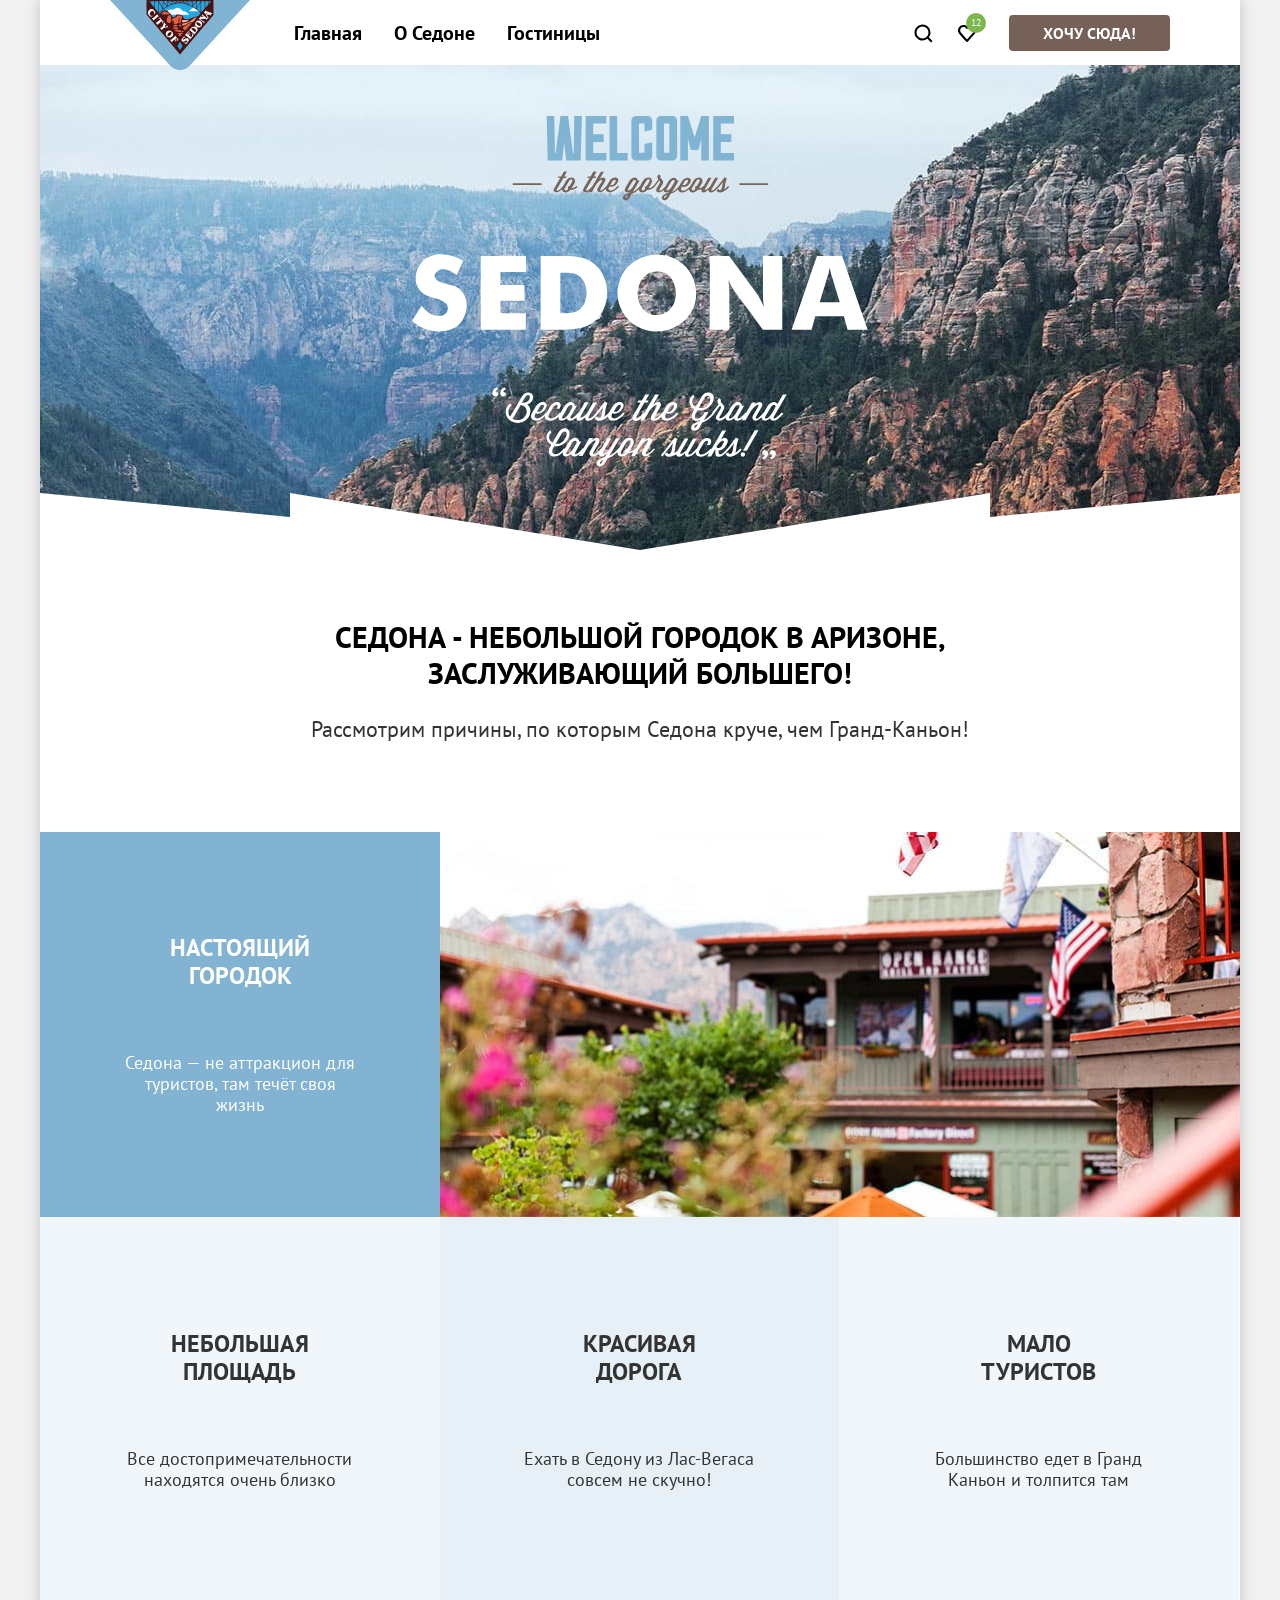
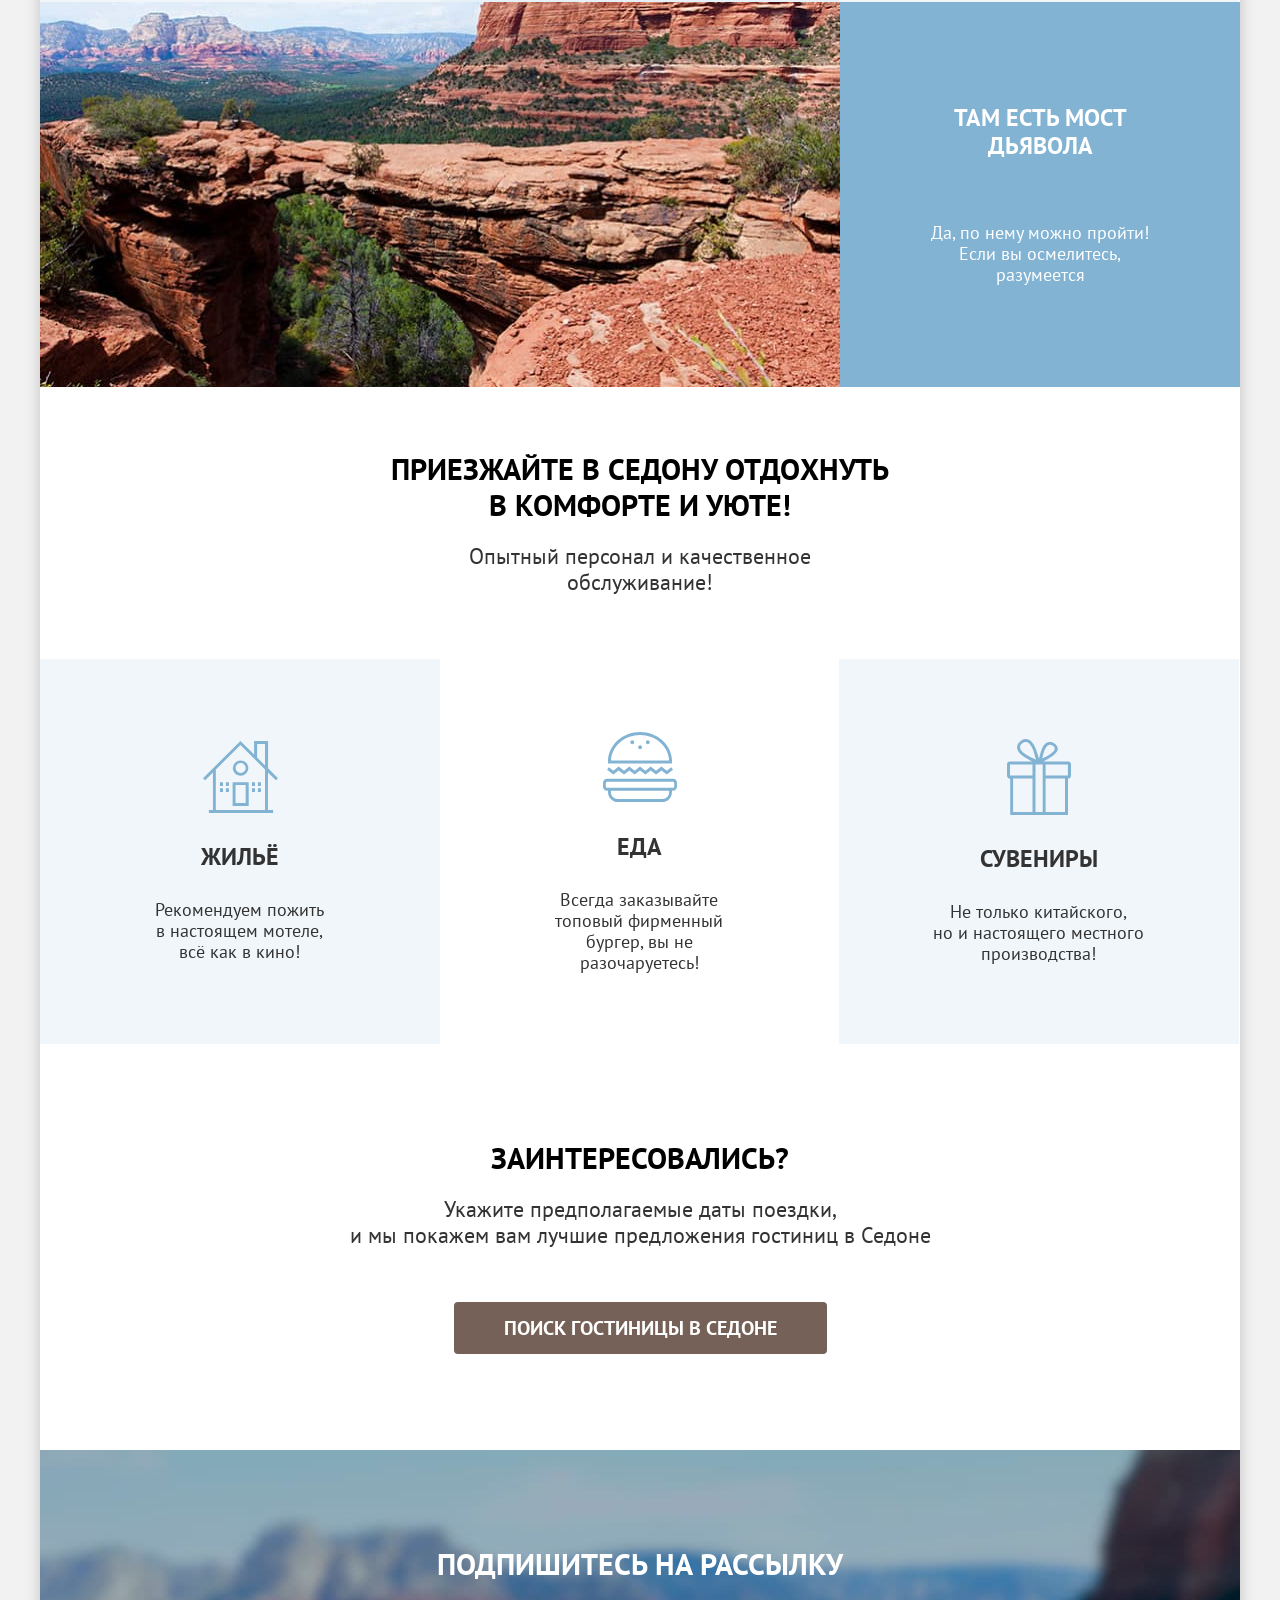
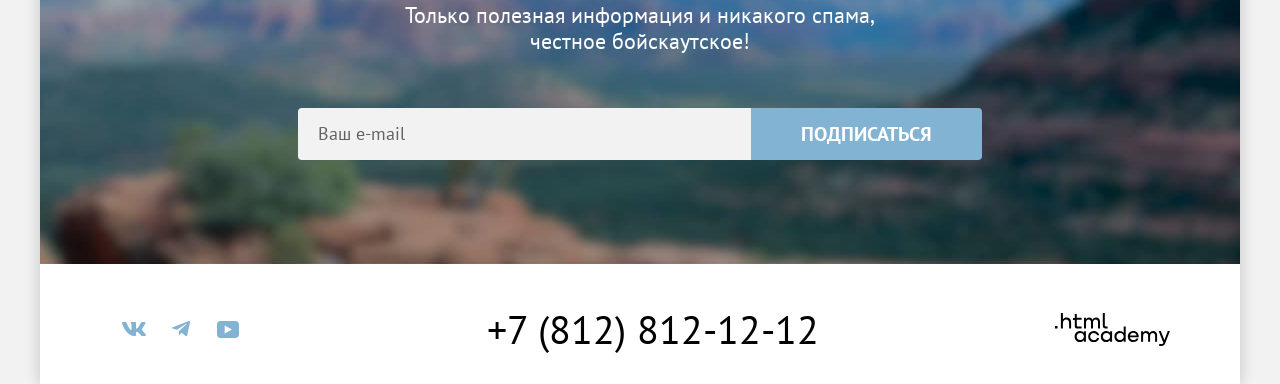
<file: index.html>
<!DOCTYPE html>
<html lang="ru">
  <head>
    <meta charset="utf-8">
    <meta name="viewport" content="width=device-width, initial-scale=1">
    <title>HTML Academy: Седона</title>

    <link href="styles/styles.css" rel="stylesheet">
    <link rel="icon" href="favicon.ico">
    <link rel="icon" type="image/png" sizes="32x32" href="images/favicon.png">
  </head>
  <body>
    <div class="container">
      <header class="header" data-test="header">
        <a class="logo">
          <img src="images/logo.svg" width="140" height="70" alt="Логотип Седоны">
        </a>
        <nav class="navigation">
          <ul class="list-reset navigation-list">
            <li class="navigation-item">
              <a class="navigation-link">Главная</a>
            </li>
            <li class="navigation-item">
              <a class="navigation-link" href="#">О Седоне</a>
            </li>
            <li class="navigation-item">
              <a class="navigation-link" href="catalog.html">Гостиницы</a>
            </li>
          </ul>
        </nav>
        <div class="user-bar">
          <a class="search-link" href="#">
            <span class="visually-hidden">Поиск</span>
          </a>
          <a class="favourites" href="#">
            <span class="favourites-count">12</span>
            <span class="visually-hidden">Избранное</span>
          </a>
          <a class="button" href="#">Хочу сюда!</a>
        </div>
      </header>
      <main data-test="main">
        <section class="hero" data-test="hero">
          <h1 class="visually-hidden">Отдых в городке Седона</h1>
          <img class="hero-img" src="images/welcome-sedona-title.svg" width="456" height="351" alt="Welcome to the gorgeous. Sedona. Because the Grand Canyon sucks!">
        </section>
        <section class="advantages" data-test="advantages">
          <h2 class="visually-hidden">Преимущества отдыха в городке Седона</h2>
          <p class="section-title">Седона - небольшой городок в Аризоне, заслуживающий большего!</p>
          <p class="section-big-text">Рассмотрим причины, по которым Седона круче, чем Гранд-Каньон!</p>
          <ul class="list-reset advantages-list">
            <li class="advantages-item advantages-item-dark">
              <div class="advantages-item-text-block">
                <h3 class="item-title">Настоящий городок</h3>
                <p class="item-text">Седона — не аттракцион для туристов, там течёт своя жизнь</p>
              </div>
              <img class="advantages-item-img" src="images/sedona-city-1.jpg" width="800" height="385" alt="Здания и природа городка Седона">
            </li>
            <li class="advantages-item">
              <h3 class="item-title">Небольшая площадь</h3>
              <p class="item-text">Все достопримечательности находятся очень близко</p>
            </li>
            <li class="advantages-item">
              <h3 class="item-title">Красивая дорога</h3>
              <p class="item-text">Ехать в Седону из Лас-Вегаса совсем не скучно!</p>
            </li>
            <li class="advantages-item">
              <h3 class="item-title">Мало туристов</h3>
              <p class="item-text">Большинство едет в Гранд Каньон и толпится там</p>
            </li>
            <li class="advantages-item advantages-item-dark advantages-item-reverse">
              <div class="advantages-item-text-block">
                <h3 class="item-title">Там есть мост дьявола</h3>
                <p class="item-text">Да, по нему можно пройти! Если вы осмелитесь, разумеется</p>
              </div>
              <img class="advantages-item-img" src="images/sedona-city-2.jpg" width="800" height="385" alt="Вид на горы и природную достопримечательность Мост дьявола">
            </li>
          </ul>
        </section>
        <section class="services" data-test="service">
          <h2 class="visually-hidden">Предлагаемые услуги</h2>
          <p class="section-title">Приезжайте в Седону отдохнуть в комфорте и уюте!</p>
          <p class="section-big-text">Опытный персонал и качественное обслуживание!</p>
          <ul class="list-reset services-list">
            <li class="services-item">
              <h3 class="item-title services-item-title servises-item-title-housing">Жильё</h3>
              <p class="item-text services-item-text">Рекомендуем пожить<br>в настоящем мотеле,<br>всё как в кино!</p>
            </li>
            <li class="services-item">
              <h3 class="item-title services-item-title servises-item-title-eat">Еда</h3>
              <p class="item-text services-item-text">Всегда заказывайте<br> топовый фирменный бургер, вы не разочаруетесь!</p>
            </li>
            <li class="services-item">
              <h3 class="item-title services-item-title services-item-title-souvenirs">Сувениры</h3>
              <p class="item-text services-item-text">Не только китайского,<br>но и настоящего местного производства!</p>
            </li>
          </ul>
        </section>
        <section class="hotel-search" data-test="search">
          <h2 class="visually-hidden">Выбор гостиницы</h2>
          <p class="section-title">Заинтересовались?</p>
          <p class="section-big-text">Укажите предполагаемые даты поездки,<br>
            и мы покажем вам лучшие предложения гостиниц в Седоне</p>
          <a class="button hotel-search-button" href="catalog.html">Поиск гостиницы в Седоне</a>
        </section>
        <section class="subscription">
          <h2 class="section-title">Подпишитесь на рассылку</h2>
          <p class="section-big-text">Только полезная информация и никакого спама, честное бойскаутское!</p>
         <form class="subscription-form" method="post" action="https://echo.htmlacademy.ru/">
            <label>
              <span class="visually-hidden">Ваш email.</span>
              <input class="subscription-input-email" type="email" name="email" placeholder="Ваш e-mail" required="required">
            </label>
            <input class="button subscription-button" type="submit" value="Подписаться">
          </form>
        </section>
      </main>
        <footer class="footer" data-test="footer">
        <ul class="list-reset social-list">
          <li class="social-item">
            <a class="social-link" href="https://vk.com/htmlacademy">
              <span class="visually-hidden">Вконтакте</span>
              <svg aria-hidden="true" focusable="false" xmlns="http://www.w3.org/2000/svg" width="24" height="14" fill="none" viewBox="0 0 24 14"><path fill="#83b3d3" fill-rule="evenodd" d="M23.45.95c.17-.55 0-.95-.8-.95h-2.62c-.67 0-.98.35-1.14.73 0 0-1.34 3.2-3.23 5.27-.61.6-.89.8-1.22.8-.17 0-.42-.2-.42-.74V.95c0-.66-.18-.95-.74-.95H9.15c-.42 0-.67.3-.67.6 0 .61.95.76 1.05 2.5v3.8c0 .84-.16.99-.5.99-.88 0-3.05-3.21-4.33-6.89-.25-.71-.5-1-1.17-1H.9C.15 0 0 .35 0 .73c0 .68.89 4.07 4.14 8.55C6.32 12.34 9.38 14 12.16 14c1.67 0 1.88-.37 1.88-1v-2.32c0-.73.16-.88.69-.88.38 0 1.05.2 2.61 1.67C19.11 13.22 19.4 14 20.41 14h2.62c.75 0 1.13-.37.91-1.1-.24-.72-1.09-1.77-2.21-3.02-.62-.7-1.53-1.47-1.81-1.86-.4-.49-.28-.7 0-1.14 0 0 3.2-4.43 3.53-5.93" clip-rule="evenodd"/></svg>
            </a>
          </li>
          <li class="social-item">
            <a class="social-link" href="https://t.me/htmlacademy">
              <span class="visually-hidden">Telegram</span>
              <svg aria-hidden="true" focusable="false" xmlns="http://www.w3.org/2000/svg" width="18" height="16" fill="none" viewBox="0 0 18 16"><path fill="#83b3d3" d="M16.79.1.84 6.25c-1.09.43-1.08 1.04-.2 1.31l4.1 1.28 9.47-5.98c.44-.27.85-.12.52.18L7.05 9.96l-.28 4.22c.41 0 .6-.19.83-.41l1.99-1.93 4.13 3.05c.77.42 1.31.2 1.5-.7l2.72-12.8c.28-1.12-.43-1.62-1.16-1.3"/></svg>
            </a>
          </li>
          <li class="social-item">
            <a class="social-link" href="https://www.youtube.com/user/htmlacademyru">
              <span class="visually-hidden">Youtube</span>
              <svg aria-hidden="true" focusable="false" xmlns="http://www.w3.org/2000/svg" width="22" height="17" fill="none" viewBox="0 0 22 17"><path fill="#83b3d3" d="M18.6 0H3.18C1.31 0 0 1.6 0 3.4v10.1C0 15.4 1.31 17 3.17 17h15.66c1.64 0 3.17-1.6 3.17-3.4V3.4C21.78 1.6 20.47 0 18.6 0M7.67 12.54V4.46L15 8.5z"/></svg>
            </a>
          </li>
        </ul>
        <a class="footer-phone" href="tel:+78128121212">+7 (812) 812-12-12</a>
        <a class="footer-academy" href="https://htmlacademy.ru/intensive/htmlcss">
           <svg aria-hidden="true" focusable="false" xmlns="http://www.w3.org/2000/svg" width="115" height="33" fill="none" viewBox="0 0 115 33"><path d="M0 12.9v2.6h2.5v-2.6zM11.6 4.5c-1.6 0-2.8.7-3.6 1.7h-.1V0h-2v15.5h2v-5.3c0-2.1 1.3-3.6 3.3-3.6 1.8 0 2.9 1.4 2.9 3.2v5.7h2V9.4c.1-3-1.8-4.9-4.5-4.9M26.6 4.8h-4.8V1.1h-2v3.8h-1.9v2h1.9v6c0 1.7 1 2.7 2.7 2.7h4.1v-2h-3.7c-.7 0-1.1-.4-1.1-1.1V6.8h4.8zM41.1 4.6c-1.6 0-2.9.8-3.5 2.1h-.1c-.6-1.2-1.8-2.1-3.4-2.1-1.4 0-2.5.8-3.1 1.8h-.1V4.8H29v10.6h2V10c0-2 1-3.5 2.6-3.5 1.5 0 2.4 1 2.4 2.6v6.3h2V9.8c0-2.4 1.4-3.3 2.6-3.3 1.5 0 2.4 1 2.4 2.6v6.3h2V8.9c.1-2.5-1.4-4.3-3.9-4.3M47.8 12.7c0 1.7 1 2.7 2.8 2.7h2v-2h-1.7c-.7 0-1.1-.4-1.1-1.1V0h-2zM28.9 19.7c-.9-1.1-2.2-1.8-3.9-1.8-3.1 0-5.4 2.3-5.4 5.6s2.3 5.6 5.4 5.6c1.8 0 3-.8 3.8-1.9h.1v1.6h2V18.2h-2zm-3.6 7.4c-2.2 0-3.6-1.6-3.6-3.6s1.4-3.6 3.6-3.6 3.6 1.6 3.6 3.6c0 1.9-1.4 3.6-3.6 3.6M44.2 22c-.5-2.4-2.6-4.1-5.4-4.1a5.4 5.4 0 0 0-5.6 5.6c0 3.1 2.2 5.6 5.6 5.6 2.8 0 4.9-1.8 5.4-4.2h-2.1a3.4 3.4 0 0 1-3.3 2.3c-2.2 0-3.6-1.6-3.6-3.6s1.4-3.6 3.6-3.6c1.6 0 2.8 1 3.3 2.2h2.1zM55.1 19.7c-.9-1.1-2.2-1.8-3.9-1.8-3.1 0-5.4 2.3-5.4 5.6s2.3 5.6 5.4 5.6c1.8 0 3-.8 3.8-1.9h.1v1.6h2V18.2h-2zm-3.6 7.4c-2.2 0-3.6-1.6-3.6-3.6s1.4-3.6 3.6-3.6 3.6 1.6 3.6 3.6c0 1.9-1.5 3.6-3.6 3.6M68.7 19.8c-.9-1.1-2.2-1.9-3.9-1.9-3.1 0-5.4 2.3-5.4 5.6s2.2 5.6 5.4 5.6c1.7 0 3-.8 3.8-1.8h.1v1.5h2V13.4h-2zm-3.6 7.3c-2.2 0-3.6-1.6-3.6-3.6s1.4-3.6 3.6-3.6 3.6 1.6 3.6 3.6c-.1 2-1.5 3.6-3.6 3.6M78.3 17.9c-3.3 0-5.5 2.5-5.5 5.6 0 3 2.1 5.6 5.5 5.6 2.5 0 4.5-1.3 5.2-3.6h-2.1c-.5 1-1.6 1.6-3 1.6-1.9 0-3.3-1.3-3.4-2.9h8.8c.2-3.6-2-6.3-5.5-6.3m0 1.9c1.7 0 3 1 3.3 2.6h-6.5c.3-1.5 1.5-2.6 3.2-2.6M98.2 17.9c-1.6 0-2.9.8-3.6 2h-.1c-.6-1.2-1.8-2-3.4-2-1.4 0-2.5.7-3.1 1.8v-1.5h-1.9v10.6h2v-5.4c0-2 1-3.4 2.6-3.5 1.5 0 2.4 1 2.4 2.6v6.3h2v-5.6c0-2.4 1.4-3.3 2.6-3.3 1.5 0 2.4 1 2.4 2.6v6.3h2v-6.5c.1-2.6-1.4-4.4-3.9-4.4M109.4 27l-3.6-8.9h-2.2l4.8 11.6c-.3.9-.7 1.2-1.7 1.2h-2.5v2h2.5c1.8 0 2.8-.8 3.5-2.6l4.7-12.2h-2.1z"/></svg>
        </a>
      </footer>
    </div>
  </body>
</html>
</file>
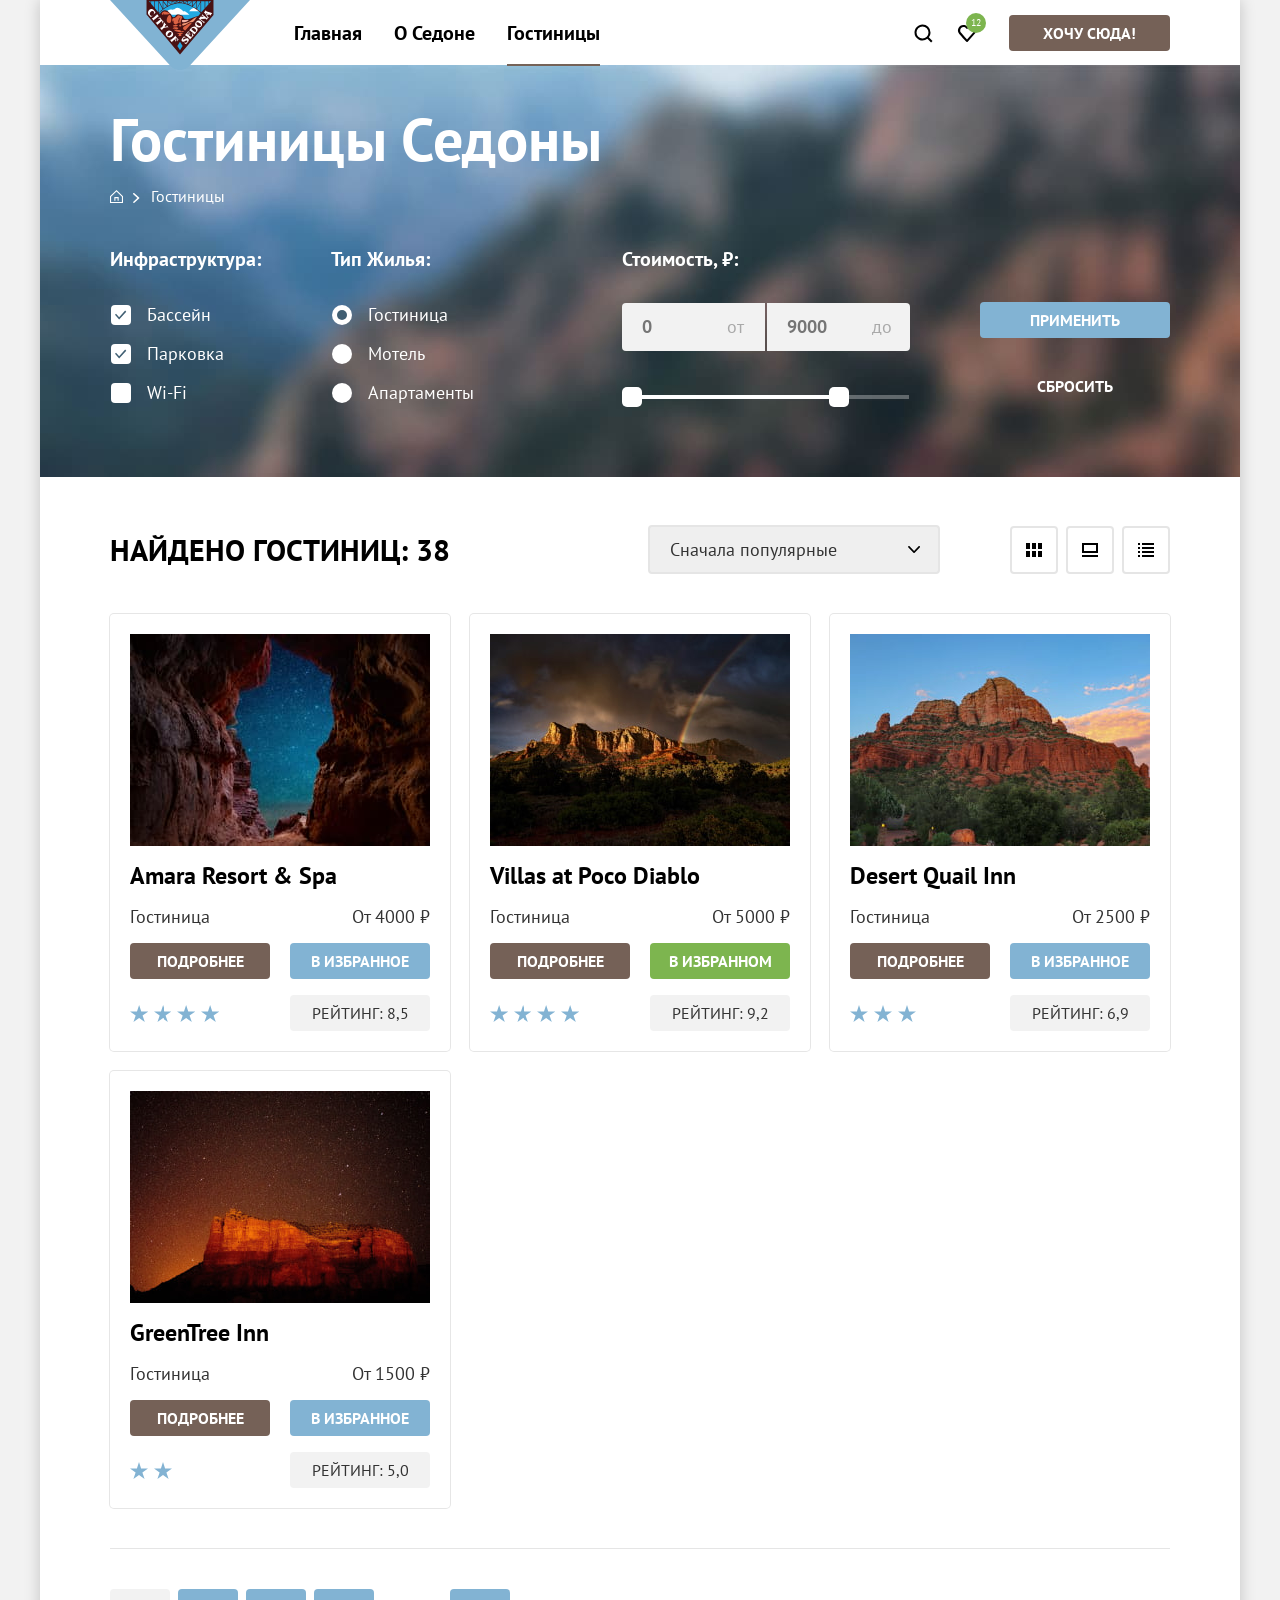
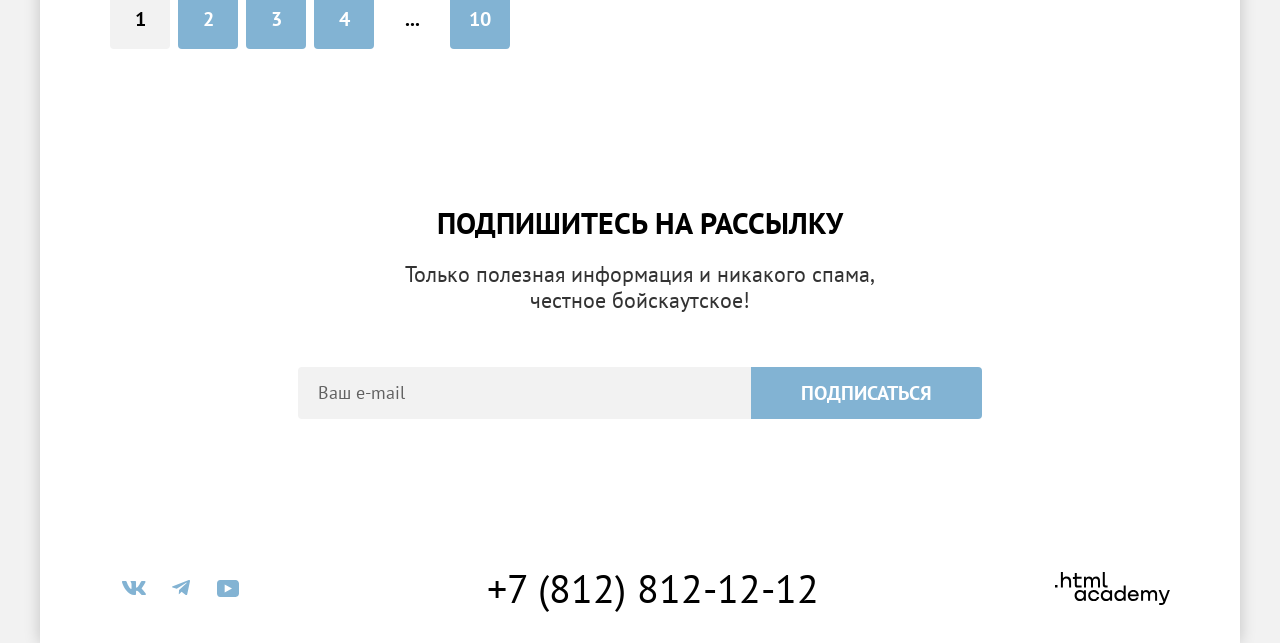
<file: catalog.html>
<!DOCTYPE html>
<html lang="ru">
  <head>
    <meta charset="utf-8">
    <meta name="viewport" content="width=device-width, initial-scale=1">
    <title>HTML Academy: Гостиницы Седоны</title>
    <link href="styles/styles.css" rel="stylesheet">
    <link rel="icon" href="favicon.ico">
    <link rel="icon" type="image/png" sizes="32x32" href="images/favicon.png">
  </head>
  <body>
    <div class="container">
      <header class="header">
        <a class="logo" href="index.html">
          <img src="images/logo.svg" width="140" height="70" alt="Логотип Седоны.">
        </a>
        <nav class="navigation">
          <ul class="list-reset navigation-list">
            <li class="navigation-item">
              <a class="navigation-link" href="index.html">Главная</a>
            </li>
            <li class="navigation-item">
              <a class="navigation-link" href="#">О Седоне</a>
            </li>
            <li class="navigation-item">
              <a class="navigation-link navigation-link-active">Гостиницы</a>
            </li>
          </ul>
        </nav>
        <div class="user-bar">
          <a class="search-link" href="#">
            <span class="visually-hidden">Поиск</span>
          </a>
          <a class="favourites" href="#">
            <span class="favourites-count">12</span>
            <span class="visually-hidden">Избранное</span>
          </a>
          <a class="button" href="#">Хочу сюда!</a>
        </div>
      </header>
      <main>
        <section class="filter" data-test="filter">
          <h1 class="filter-title">Гостиницы Седоны</h1>
          <ul class="list-reset breadcrumbs">
            <li class="breadcrumbs-item">
              <a class="breadcrumbs-link breadcrumbs-link-home" href="index.html"><span class="visually-hidden">Главная</span></a>
            </li>
            <li class="breadcrumbs-item">
              <a class="breadcrumbs-link">Гостиницы</a>
            </li>
          </ul>
          <form class="filter-search" action="https://echo.htmlacademy.ru/" method="post">
            <fieldset class="filter-search-group">
              <legend class="filter-search-title">Инфраструктура:</legend>
              <ul class="list-reset filter-search-list">
                <li class="filter-search-item">
                  <label class="control">
                    <input class="visually-hidden control-input" type="checkbox" name="swimming-pool" checked>
                    <span class="control-mark"></span>
                    <span class="control-label">Бассейн</span>
                  </label>
                </li>
                <li class="filter-search-item">
                  <label class="control">
                    <input class="visually-hidden control-input" type="checkbox" name="parking-space" checked>
                    <span class="control-mark"></span>
                    <span class="control-label">Парковка</span>
                  </label>
                </li>
                <li class="filter-search-item">
                  <label class="control">
                    <input class="visually-hidden control-input" type="checkbox" name="wi-fi">
                    <span class="control-mark"></span>
                    <span class="control-label">Wi-Fi</span>
                  </label>
                </li>
              </ul>
            </fieldset>
            <fieldset class="filter-search-group">
              <legend class="filter-search-title">Тип Жилья:</legend>
                <ul class="list-reset filter-search-list">
                <li class="filter-search-item">
                  <label class="control">
                    <input class="visually-hidden control-input" type="radio" name="type-housing" value="hotel" checked>
                    <span class="control-mark"></span>
                    <span class="control-label">Гостиница</span>
                  </label>
                </li>
                <li class="filter-search-item">
                  <label class="control">
                    <input class="visually-hidden control-input" type="radio" name="type-housing" value="motel">
                    <span class="control-mark"></span>
                    <span class="control-label">Мотель</span>
                  </label>
                </li>
                <li class="filter-search-item">
                  <label class="control">
                    <input class="visually-hidden control-input" type="radio" name="type-housing" value="apartments">
                    <span class="control-mark"></span>
                    <span class="control-label">Апартаменты</span>
                  </label>
                </li>
              </ul>
            </fieldset>
            <fieldset class="filter-search-group filter-search-group-price">
              <legend class="filter-search-title">Стоимость, ₽:</legend>
              <div class="range">
                <div class="range-wrapper-inputs">
                  <label class="range-label">
                    <input class="range-max" type="text" name="max-sum" placeholder="0">
                    <span class="range-from-to">от</span>
                  </label>
                  <label class="range-label">
                    <input class="range-min" type="text" name="min-sum" placeholder="9000">
                    <span class="range-from-to">до</span>
                  </label>
                </div>
                <div class="range-scale">
                  <div class="range-bar" style="left: 0; width: 226px;">
                    <button class="range-toggle range-toggle-min" type="button">
                      <span class="visually-hidden">Изменить минимальную цену.</span>
                    </button>
                    <button class="range-toggle range-toggle-max" type="button">
                      <span class="visually-hidden">Изменить максимальную цену.</span>
                    </button>
                  </div>
                </div>
              </div>
            </fieldset>
            <div class="filter-search-buttons">
              <input class="button button-submit" type="submit" value="Применить">
              <input class="button button-reset" type="reset" value="Сбросить">
            </div>
          </form>
        </section>
        <section class="catalog" data-test="catalog">
          <div class="catalog-header">
            <h2 class="section-title">Найдено гостиниц: 38</h2>
            <select class="sorting" aria-label="Сортировка">
              <option value="popular">Сначала популярные</option>
              <option value="cheap">Сначала дешёвые</option>
              <option value="expensive">Сначала дорогие</option>
            </select>
            <div class="card-grid">
                <a class="card-grid-toggle card-grid-toggle-tiles" href="catalog.html?view=tile">
                <span class="visually-hidden">Показать плитками</span>
              </a>
              <a class="card-grid-toggle card-grid-toggle-cards" href="catalog.html?view=card">
                <span class="visually-hidden">Показать карточками</span>
              </a>
              <a class="card-grid-toggle card-grid-toggle-lists" href="catalog.html?view=list">
                <span class="visually-hidden">Показать списком</span>
              </a>
            </div>
          </div>
          <ul class="list-reset catalog-list">
            <li class="catalog-card">
              <a class="catalog-card-link" href="#">
                <img class="catalog-card-img" src="images/amara-resort-and-spa.jpg" width="300" height="212" alt="Ночное небо в просвете между скалами.">
                <h3 class="catalog-card-title">Amara Resort & Spa</h3>
              </a>
              <div class="catalog-card-block">
                <p class="catalog-card-text catalog-card-inner">Гостиница</p>
                <p class="catalog-card-text catalog-card-inner">От 4000 ₽</p>
              </div>
              <div class="catalog-card-block">
                <a class="button button-more catalog-card-inner" href="#">Подробнее</a>
                <button class="button button-add catalog-card-inner" type="button">В избранное</button>
              </div>
              <div class="catalog-card-block">
                <div class="catalog-card-stars catalog-card-star-4">
                  <span class="visually-hidden">Четыре звезды.</span>
                </div>
                <p class="catalog-card-rating catalog-card-inner">Рейтинг: 8,5</p>
              </div>
            </li>
            <li class="catalog-card">
              <a class="catalog-card-link" href="#">
                <img class="catalog-card-img" src="images/villas-at-poco-diablo.jpg" width="300" height="212" alt="Горы на закате и радуга на небе.">
                <h3 class="catalog-card-title">Villas at Poco Diablo</h3>
              </a>
              <div class="catalog-card-block">
                <p class="catalog-card-text catalog-card-inner">Гостиница</p>
                <p class="catalog-card-text catalog-card-inner">От 5000 ₽</p>
              </div>
              <div class="catalog-card-block">
                <a class="button button-more catalog-card-inner" href="#">Подробнее</a>
                <button class="button button-favorites catalog-card-inner" type="button">В избранном</button>
              </div>
              <div class="catalog-card-block">
                <div class="catalog-card-stars catalog-card-star-4">
                  <span class="visually-hidden">Четыре звезды.</span>
                </div>
                <p class="catalog-card-rating catalog-card-inner">Рейтинг: 9,2</p>
              </div>
            </li>
            <li class="catalog-card">
              <a class="catalog-card-link" href="#">
                <img class="catalog-card-img" src="images/desert-quail-inn.jpg" width="300" height="212" alt="Горы днём с растительностью у подножия.">
                <h3 class="catalog-card-title">Desert Quail Inn</h3>
              </a>
              <div class="catalog-card-block">
                <p class="catalog-card-text catalog-card-inner">Гостиница</p>
                <p class="catalog-card-text catalog-card-inner">От 2500 ₽</p>
              </div>
              <div class="catalog-card-block">
                <a class="button button-more catalog-card-inner" href="#">Подробнее</a>
                <button class="button button-add catalog-card-inner" type="button">В избранное</button>
              </div>
              <div class="catalog-card-block">
                <div class="catalog-card-stars catalog-card-star-3">
                  <span class="visually-hidden">Три звезды.</span>
                </div>
                <p class="catalog-card-rating catalog-card-inner">Рейтинг: 6,9</p>
              </div>
            </li>
            <li class="catalog-card">
              <a class="catalog-card-link" href="#">
                <img class="catalog-card-img" src="images/greentree-inn.jpg" width="300" height="212" alt="Гора на фоне ночного неба.">
                <h3 class="catalog-card-title">GreenTree Inn</h3>
              </a>
              <div class="catalog-card-block">
                <p class="catalog-card-text catalog-card-inner">Гостиница</p>
                <p class="catalog-card-text catalog-card-inner">От 1500 ₽</p>
              </div>
              <div class="catalog-card-block">
                <a class="button button-more catalog-card-inner" href="#">Подробнее</a>
                <button class="button button-add catalog-card-inner" type="button">В избранное</button>
              </div>
              <div class="catalog-card-block">
                <div class="catalog-card-stars catalog-card-star-2">
                  <span class="visually-hidden">Две звезды.</span>
                </div>
                <p class="catalog-card-rating catalog-card-inner">Рейтинг: 5,0</p>
              </div>
            </li>
          </ul>
          <ul class="list-reset pagination">
            <li class="pagination-item">
              <a class="pagination-link pagination-current">1</a>
            </li>
            <li class="pagination-item">
              <a class="pagination-link" href="#">2</a>
            </li>
            <li class="pagination-item">
              <a class="pagination-link" href="#">3</a>
            </li>
            <li class="pagination-item">
              <a class="pagination-link" href="#">4</a>
            </li>
            <li class="pagination-item">
              <a class="pagination-link pagination-none">...</a>
            </li>
            <li class="pagination-item">
              <a class="pagination-link" href="#">10</a>
            </li>
          </ul>
        </section>
        <section class="subscription subscription-inner" data-test="subscribe">
          <h2 class="section-title">Подпишитесь на рассылку</h2>
          <p class="section-big-text">Только полезная информация и никакого спама, честное бойскаутское!</p>
          <form class="subscription-form" method="post" action="https://echo.htmlacademy.ru/">
            <label>
              <span class="visually-hidden">Ваш email.</span>
              <input class="subscription-input-email" type="email" name="email" placeholder="Ваш e-mail" required="required">
            </label>
            <input class="button subscription-button" type="submit" value="Подписаться">
          </form>
        </section>
      </main>
      <footer class="footer" data-test="footer">
        <ul class="list-reset social-list">
          <li class="social-item">
            <a class="social-link" href="https://vk.com/htmlacademy">
              <span class="visually-hidden">Вконтакте</span>
              <svg aria-hidden="true" focusable="false" role="img" aria-label="Вконтакте." xmlns="http://www.w3.org/2000/svg" width="24" height="14" fill="none" viewBox="0 0 24 14"><path fill="#83b3d3" fill-rule="evenodd" d="M23.45.95c.17-.55 0-.95-.8-.95h-2.62c-.67 0-.98.35-1.14.73 0 0-1.34 3.2-3.23 5.27-.61.6-.89.8-1.22.8-.17 0-.42-.2-.42-.74V.95c0-.66-.18-.95-.74-.95H9.15c-.42 0-.67.3-.67.6 0 .61.95.76 1.05 2.5v3.8c0 .84-.16.99-.5.99-.88 0-3.05-3.21-4.33-6.89-.25-.71-.5-1-1.17-1H.9C.15 0 0 .35 0 .73c0 .68.89 4.07 4.14 8.55C6.32 12.34 9.38 14 12.16 14c1.67 0 1.88-.37 1.88-1v-2.32c0-.73.16-.88.69-.88.38 0 1.05.2 2.61 1.67C19.11 13.22 19.4 14 20.41 14h2.62c.75 0 1.13-.37.91-1.1-.24-.72-1.09-1.77-2.21-3.02-.62-.7-1.53-1.47-1.81-1.86-.4-.49-.28-.7 0-1.14 0 0 3.2-4.43 3.53-5.93" clip-rule="evenodd"/></svg>
            </a>
          </li>
          <li class="social-item">
            <a class="social-link" href="https://t.me/htmlacademy">
              <span class="visually-hidden">Telegram</span>
              <svg aria-hidden="true" focusable="false" role="img" aria-label="Telegram." xmlns="http://www.w3.org/2000/svg" width="18" height="16" fill="none" viewBox="0 0 18 16"><path fill="#83b3d3" d="M16.79.1.84 6.25c-1.09.43-1.08 1.04-.2 1.31l4.1 1.28 9.47-5.98c.44-.27.85-.12.52.18L7.05 9.96l-.28 4.22c.41 0 .6-.19.83-.41l1.99-1.93 4.13 3.05c.77.42 1.31.2 1.5-.7l2.72-12.8c.28-1.12-.43-1.62-1.16-1.3"/></svg>
            </a>
          </li>
          <li class="social-item">
            <a class="social-link" href="https://www.youtube.com/user/htmlacademyru">
              <span class="visually-hidden">Youtube</span>
              <svg aria-hidden="true" focusable="false" role="img" aria-label="Youtube." xmlns="http://www.w3.org/2000/svg" width="22" height="17" fill="none" viewBox="0 0 22 17"><path fill="#83b3d3" d="M18.6 0H3.18C1.31 0 0 1.6 0 3.4v10.1C0 15.4 1.31 17 3.17 17h15.66c1.64 0 3.17-1.6 3.17-3.4V3.4C21.78 1.6 20.47 0 18.6 0M7.67 12.54V4.46L15 8.5z"/></svg>
            </a>
          </li>
        </ul>
        <a class="footer-phone" href="tel:+78128121212">+7 (812) 812-12-12</a>
        <a class="footer-academy" href="https://htmlacademy.ru/intensive/htmlcss">
           <svg aria-hidden="true" focusable="false" role="img" aria-label="HTML Academy." xmlns="http://www.w3.org/2000/svg" width="115" height="33" fill="none" viewBox="0 0 115 33"><path d="M0 12.9v2.6h2.5v-2.6zM11.6 4.5c-1.6 0-2.8.7-3.6 1.7h-.1V0h-2v15.5h2v-5.3c0-2.1 1.3-3.6 3.3-3.6 1.8 0 2.9 1.4 2.9 3.2v5.7h2V9.4c.1-3-1.8-4.9-4.5-4.9M26.6 4.8h-4.8V1.1h-2v3.8h-1.9v2h1.9v6c0 1.7 1 2.7 2.7 2.7h4.1v-2h-3.7c-.7 0-1.1-.4-1.1-1.1V6.8h4.8zM41.1 4.6c-1.6 0-2.9.8-3.5 2.1h-.1c-.6-1.2-1.8-2.1-3.4-2.1-1.4 0-2.5.8-3.1 1.8h-.1V4.8H29v10.6h2V10c0-2 1-3.5 2.6-3.5 1.5 0 2.4 1 2.4 2.6v6.3h2V9.8c0-2.4 1.4-3.3 2.6-3.3 1.5 0 2.4 1 2.4 2.6v6.3h2V8.9c.1-2.5-1.4-4.3-3.9-4.3M47.8 12.7c0 1.7 1 2.7 2.8 2.7h2v-2h-1.7c-.7 0-1.1-.4-1.1-1.1V0h-2zM28.9 19.7c-.9-1.1-2.2-1.8-3.9-1.8-3.1 0-5.4 2.3-5.4 5.6s2.3 5.6 5.4 5.6c1.8 0 3-.8 3.8-1.9h.1v1.6h2V18.2h-2zm-3.6 7.4c-2.2 0-3.6-1.6-3.6-3.6s1.4-3.6 3.6-3.6 3.6 1.6 3.6 3.6c0 1.9-1.4 3.6-3.6 3.6M44.2 22c-.5-2.4-2.6-4.1-5.4-4.1a5.4 5.4 0 0 0-5.6 5.6c0 3.1 2.2 5.6 5.6 5.6 2.8 0 4.9-1.8 5.4-4.2h-2.1a3.4 3.4 0 0 1-3.3 2.3c-2.2 0-3.6-1.6-3.6-3.6s1.4-3.6 3.6-3.6c1.6 0 2.8 1 3.3 2.2h2.1zM55.1 19.7c-.9-1.1-2.2-1.8-3.9-1.8-3.1 0-5.4 2.3-5.4 5.6s2.3 5.6 5.4 5.6c1.8 0 3-.8 3.8-1.9h.1v1.6h2V18.2h-2zm-3.6 7.4c-2.2 0-3.6-1.6-3.6-3.6s1.4-3.6 3.6-3.6 3.6 1.6 3.6 3.6c0 1.9-1.5 3.6-3.6 3.6M68.7 19.8c-.9-1.1-2.2-1.9-3.9-1.9-3.1 0-5.4 2.3-5.4 5.6s2.2 5.6 5.4 5.6c1.7 0 3-.8 3.8-1.8h.1v1.5h2V13.4h-2zm-3.6 7.3c-2.2 0-3.6-1.6-3.6-3.6s1.4-3.6 3.6-3.6 3.6 1.6 3.6 3.6c-.1 2-1.5 3.6-3.6 3.6M78.3 17.9c-3.3 0-5.5 2.5-5.5 5.6 0 3 2.1 5.6 5.5 5.6 2.5 0 4.5-1.3 5.2-3.6h-2.1c-.5 1-1.6 1.6-3 1.6-1.9 0-3.3-1.3-3.4-2.9h8.8c.2-3.6-2-6.3-5.5-6.3m0 1.9c1.7 0 3 1 3.3 2.6h-6.5c.3-1.5 1.5-2.6 3.2-2.6M98.2 17.9c-1.6 0-2.9.8-3.6 2h-.1c-.6-1.2-1.8-2-3.4-2-1.4 0-2.5.7-3.1 1.8v-1.5h-1.9v10.6h2v-5.4c0-2 1-3.4 2.6-3.5 1.5 0 2.4 1 2.4 2.6v6.3h2v-5.6c0-2.4 1.4-3.3 2.6-3.3 1.5 0 2.4 1 2.4 2.6v6.3h2v-6.5c.1-2.6-1.4-4.4-3.9-4.4M109.4 27l-3.6-8.9h-2.2l4.8 11.6c-.3.9-.7 1.2-1.7 1.2h-2.5v2h2.5c1.8 0 2.8-.8 3.5-2.6l4.7-12.2h-2.1z"/></svg>
        </a>
      </footer>
    </div>
  </body>
</html>
</file>
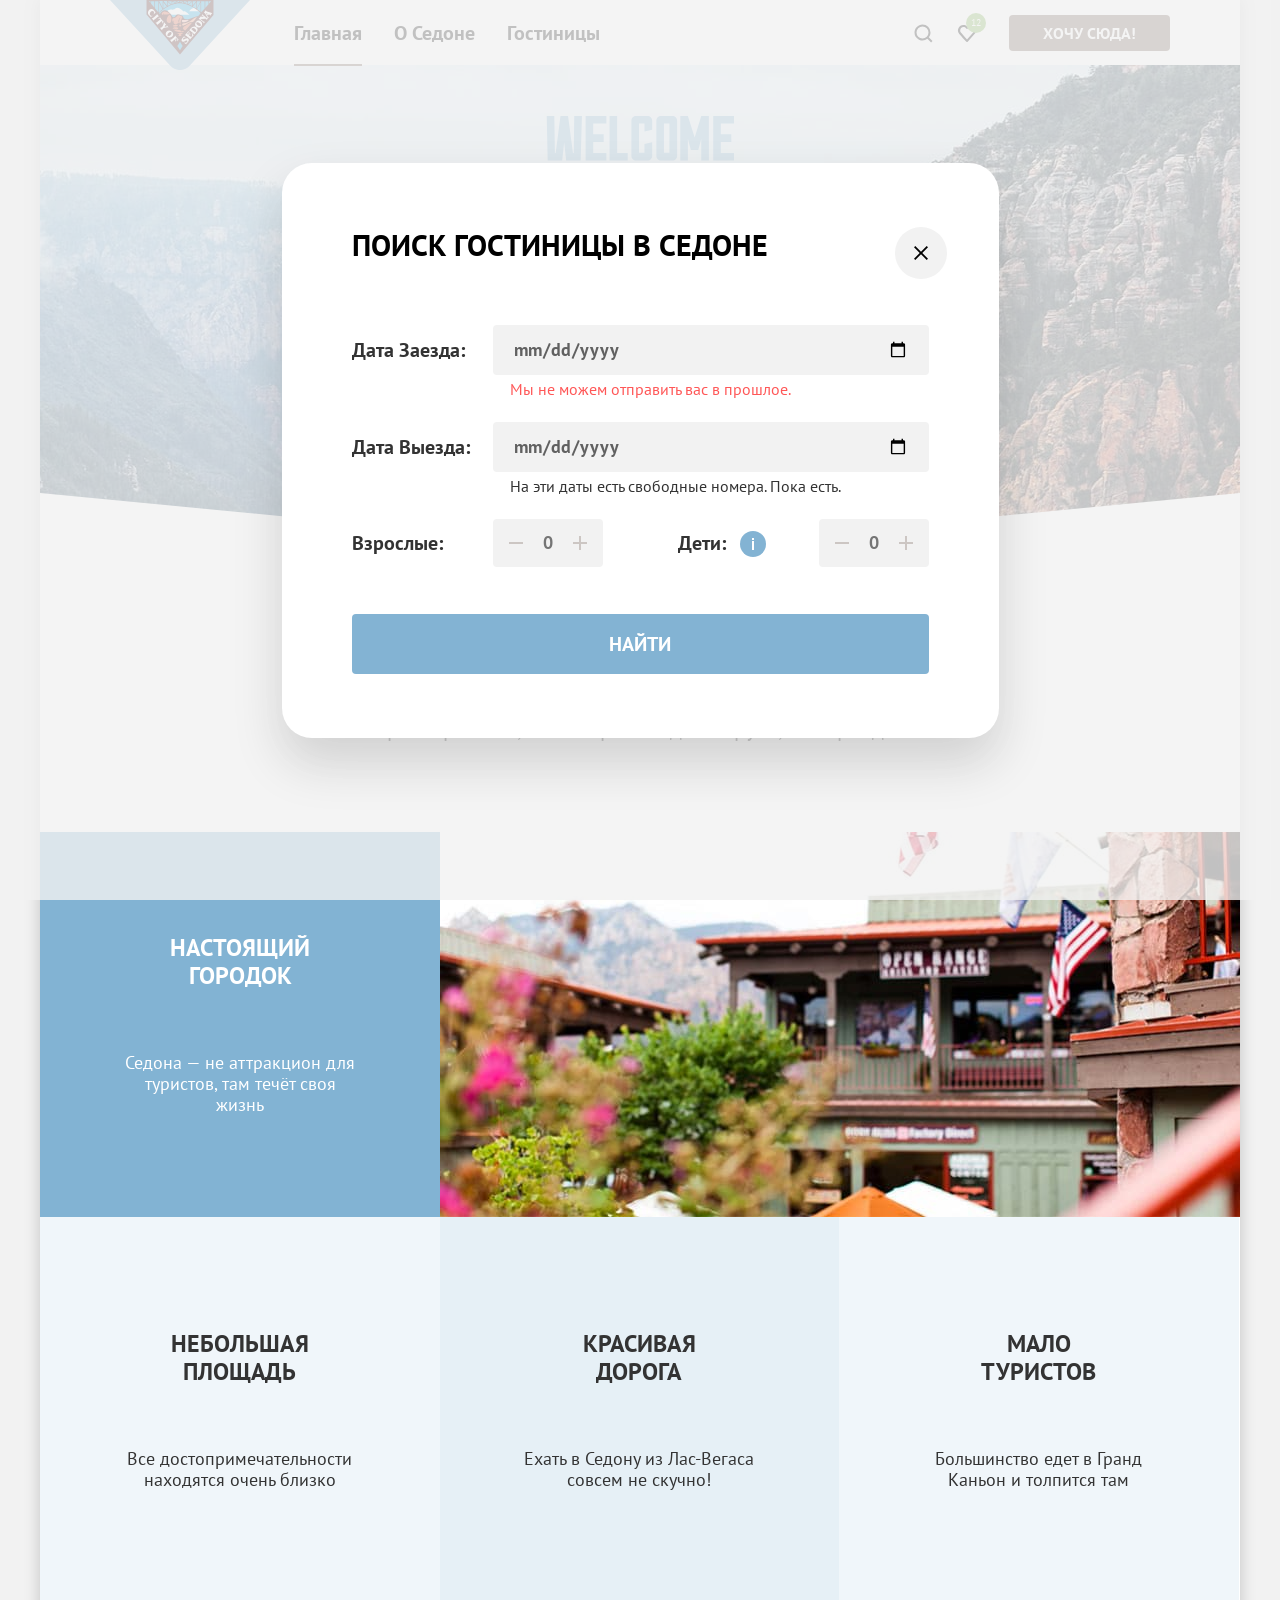
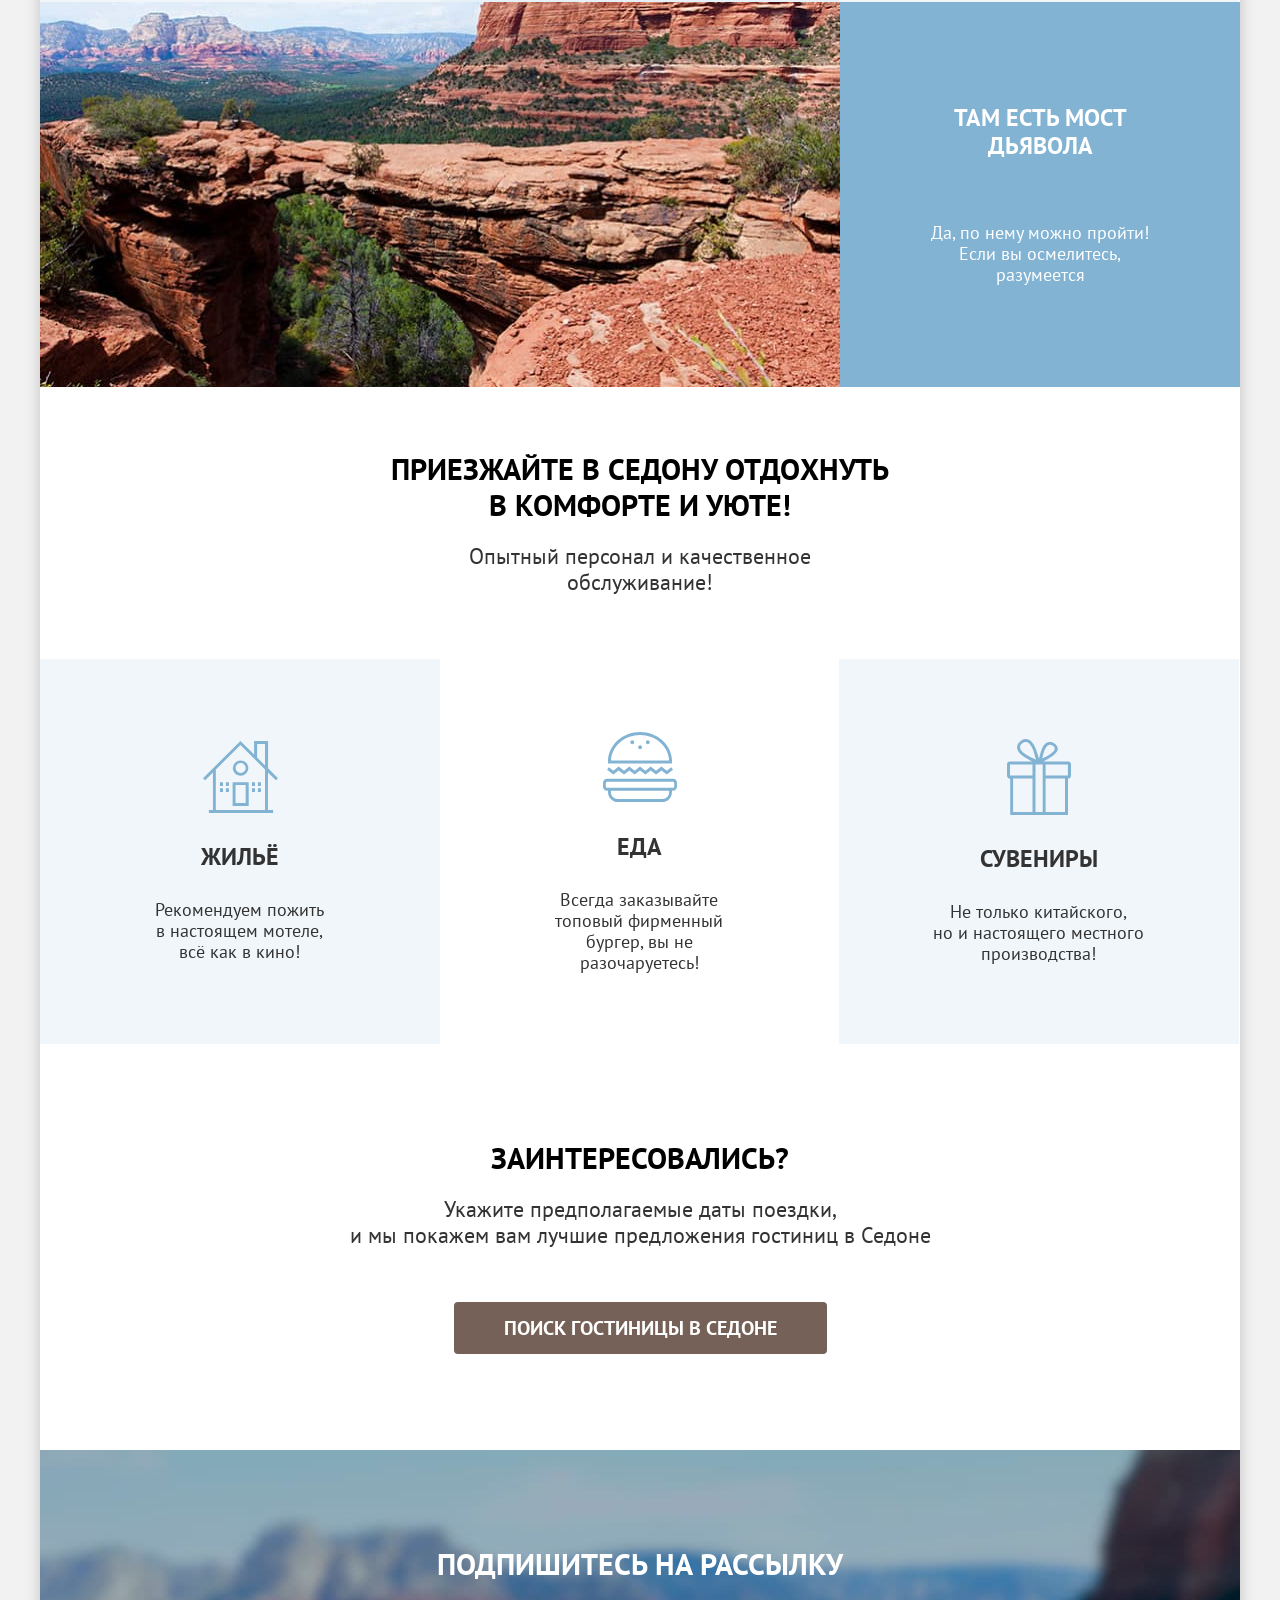
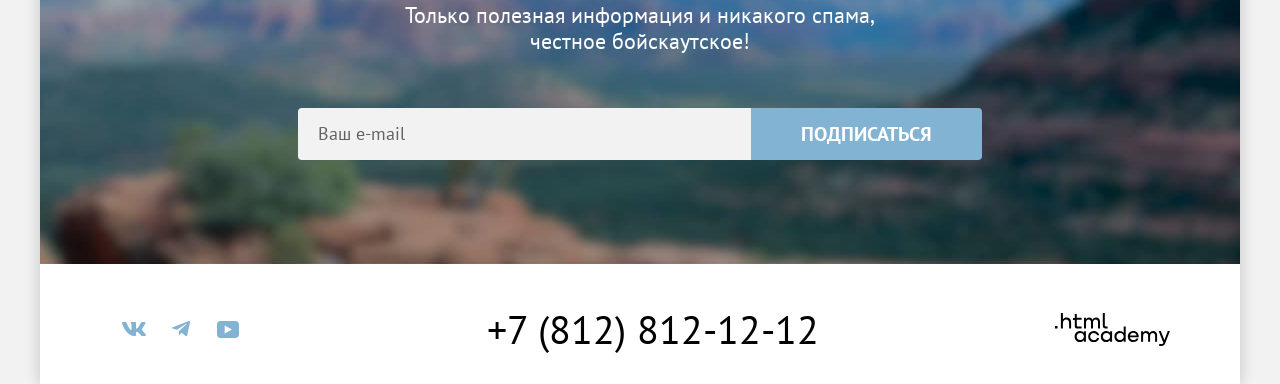
<file: modal.html>
<!DOCTYPE html>
<html lang="ru">
  <head>
    <meta charset="utf-8">
    <meta name="viewport" content="width=device-width, initial-scale=1">
    <title>HTML Academy: Седона</title>
    <link href="styles/styles.css" rel="stylesheet">
    <link rel="icon" href="favicon.ico">
    <link rel="icon" type="image/png" sizes="32x32" href="images/favicon.png">
  </head>

  <body>
    <div class="modal-container">
      <div class="modal">
        <p class="modal-title">Поиск гостиницы в Седоне</p>
        <button class="modal-close-button" type="button">
          <svg aria-hidden="true" focusable="false" role="img" aria-label="Закрыть." width="14" height="14" viewBox="0 0 14 14" fill="none" xmlns="http://www.w3.org/2000/svg">
            <path d="M14 1.29231L12.7077 0L7 5.70769L1.29231 0L0 1.29231L5.70769 7L0 12.7077L1.29231 14L7 8.29231L12.7077 14L14 12.7077L8.29231 7L14 1.29231Z"/>
          </svg>
        </button>

        <form class="form" action="https://echo.htmlacademy.ru/" method="post">
          <div class="form-block">
            <label class="form-label" for="check-in-date">Дата Заезда:</label>
            <input class="form-input" id="check-in-date" type="date" name="check-in-date" required>
            <span class="form-input-message form-input-error">Мы не можем отправить вас в прошлое.</span>
          </div>

          <div class="form-block">
            <label class="form-label" for="departure-date">Дата Выезда:</label>
            <input class="form-input" id="departure-date" type="date" name="departure-date" required>
            <span class="form-input-message form-input-valid">На эти даты есть свободные номера. Пока есть.</span>
          </div>

          <div class="form-container">
            <div class="form-block">
              <label class="form-label" for="number-adults">Взрослые:</label>
              <div class="form-number-block">
                <button class="form-number-button form-number-button-minus" type="button">
                  <svg aria-hidden="true" focusable="false" role="img" aria-label="Уменьшить." width="14" height="2" viewBox="0 0 14 2" fill="none" xmlns="http://www.w3.org/2000/svg">
                    <path d="M0 0L0 2L14 2V0L0 0Z"/>
                  </svg>
                </button>
                <input class="form-number" id="number-adults" type="number" name="number-adults" placeholder="0">
                <button class="form-number-button form-number-button-plus" type="button">
                  <svg aria-hidden="true" focusable="false" role="img" aria-label="Увеличить." width="14" height="14" viewBox="0 0 14 14" fill="none" xmlns="http://www.w3.org/2000/svg">
                    <path d="M14 6H8V0H6V6H0V8H6V14H8V8H14V6Z"/>
                  </svg>
                </button>
              </div>
              <span class="form-input-message"></span>
            </div>

            <div class="form-block">
              <label class="form-label" for="number-children">Дети:</label>
              <span class="tooltip">
                <button class="tooltip-toggle" type="button" aria-labelledby="tooltip-label-date">
                  <svg aria-hidden="true" focusable="false" role="img" aria-label="Пояснение." width="26" height="26" viewBox="0 0 26 26" fill="none" xmlns="http://www.w3.org/2000/svg">
                    <circle cx="13" cy="13" r="13" fill="#83B3D3"/>
                    <path fill-rule="evenodd" clip-rule="evenodd" d="M12 7H14V9H12V7ZM14 19H12V10H14V19Z" fill="white"/>
                  </svg>
                </button>
                <span class="tooltip-text" role="tooltip" id="tooltip-label-date">
                  Укажите количество детей, которые будут с вами, возраст которых от 6 до 18 лет. Дети до 6 лет размещаются бесплатно.
                </span>
              </span>
              <div class="form-number-block">
              <button class="form-number-button form-number-button-minus" type="button">
                <svg aria-hidden="true" focusable="false" role="img" aria-label="Уменьшить." width="14" height="2" viewBox="0 0 14 2" fill="none" xmlns="http://www.w3.org/2000/svg">
                  <path d="M0 0L0 2L14 2V0L0 0Z"/>
                </svg>
              </button>
              <input class="form-number" id="number-children" type="number" name="number-children" placeholder="0">
              <button class="form-number-button form-number-button-plus" type="button">
                <svg aria-hidden="true" focusable="false" role="img" aria-label="Увеличить" width="14" height="14" viewBox="0 0 14 14" fill="none" xmlns="http://www.w3.org/2000/svg">
                  <path d="M14 6H8V0H6V6H0V8H6V14H8V8H14V6Z"/>
                </svg>
              </button>
              </div>
              <span class="form-input-message"></span>
            </div>
          </div>
          <input class="button form-search-button" type="submit" value="Найти">
        </form>
      </div>
    </div>
    <div class="container">
      <header class="header">
        <a class="logo">
          <img src="images/logo.svg" width="140" height="70" alt="Логотип Седоны.">
        </a>
        <nav class="navigation">
          <ul class="list-reset navigation-list">
            <li class="navigation-item">
              <a class="navigation-link navigation-link-active">Главная</a>
            </li>
            <li class="navigation-item">
              <a class="navigation-link" href="#">О Седоне</a>
            </li>
            <li class="navigation-item">
              <a class="navigation-link" href="catalog.html">Гостиницы</a>
            </li>
          </ul>
        </nav>
        <div class="user-bar">
          <a class="search-link" href="#">
            <span class="visually-hidden">Поиск</span>
          </a>
          <a class="favourites" href="#">
            <span class="favourites-count">12</span>
            <span class="visually-hidden">Избранное</span>
          </a>
          <a class="button" href="#">Хочу сюда!</a>
        </div>
      </header>
      <main>
        <section class="hero">
          <h1 class="visually-hidden">Отдых в городке Седона</h1>
          <img class="hero-img" src="images/welcome-sedona-title.svg" width="456" height="351" alt="Welcome to the gorgeous. Sedona. Because the Grand Canyon sucks.">
        </section>
        <section class="advantages">
          <h2 class="visually-hidden">Преимущества отдыха в городке Седона</h2>
          <p class="section-title">Седона - небольшой городок в Аризоне, заслуживающий большего!</p>
          <p class="section-big-text">Рассмотрим причины, по которым Седона круче, чем Гранд-Каньон!</p>
          <ul class="list-reset advantages-list">
            <li class="advantages-item advantages-item-dark">
              <div class="advantages-item-text-block">
                <h3 class="item-title">Настоящий городок</h3>
                <p class="item-text">Седона — не аттракцион для туристов, там течёт своя жизнь</p>
              </div>
              <img class="advantages-item-img" src="images/sedona-city-1.jpg" width="800" height="385" alt="Здания и природа городка Седона.">
            </li>
            <li class="advantages-item">
              <h3 class="item-title">Небольшая площадь</h3>
              <p class="item-text">Все достопримечательности находятся очень близко</p>
            </li>
            <li class="advantages-item">
              <h3 class="item-title">Красивая дорога</h3>
              <p class="item-text">Ехать в Седону из Лас-Вегаса совсем не скучно!</p>
            </li>
            <li class="advantages-item">
              <h3 class="item-title">Мало туристов</h3>
              <p class="item-text">Большинство едет в Гранд Каньон и толпится там</p>
            </li>
            <li class="advantages-item advantages-item-dark advantages-item-reverse">
              <div class="advantages-item-text-block">
                <h3 class="item-title">Там есть мост дьявола</h3>
                <p class="item-text">Да, по нему можно пройти! Если вы осмелитесь, разумеется</p>
              </div>
              <img class="advantages-item-img" src="images/sedona-city-2.jpg" width="800" height="385" alt="Вид на горы и природную достопримечательность Мост дьявола.">
            </li>
          </ul>
        </section>
        <section class="services">
          <h2 class="visually-hidden">Предлагаемые услуги</h2>
          <p class="section-title">Приезжайте в Седону отдохнуть в комфорте и уюте!</p>
          <p class="section-big-text">Опытный персонал и качественное обслуживание!</p>
          <ul class="list-reset services-list">
            <li class="services-item">
              <h3 class="item-title services-item-title servises-item-title-housing">Жильё</h3>
              <p class="item-text services-item-text">Рекомендуем пожить<br>в настоящем мотеле,<br>всё как в кино!</p>
            </li>
            <li class="services-item">
              <h3 class="item-title services-item-title servises-item-title-eat">Еда</h3>
              <p class="item-text services-item-text">Всегда заказывайте<br> топовый фирменный бургер, вы не разочаруетесь!</p>
            </li>
            <li class="services-item">
              <h3 class="item-title services-item-title services-item-title-souvenirs">Сувениры</h3>
              <p class="item-text services-item-text">Не только китайского,<br>но и настоящего местного производства!</p>
            </li>
          </ul>
        </section>
        <section class="hotel-search">
          <h2 class="visually-hidden">Выбор гостиницы</h2>
          <p class="section-title">Заинтересовались?</p>
          <p class="section-big-text">Укажите предполагаемые даты поездки,<br>
            и мы покажем вам лучшие предложения гостиниц в Седоне</p>
          <a class="button hotel-search-button" href="catalog.html">Поиск гостиницы в Седоне</a>
        </section>
        <section class="subscription">
          <h2 class="section-title">Подпишитесь на рассылку</h2>
          <p class="section-big-text">Только полезная информация и никакого спама, честное бойскаутское!</p>
          <form class="subscription-form" method="post" action="https://echo.htmlacademy.ru/">
            <label>
              <span class="visually-hidden">Ваш email.</span>
              <input class="subscription-input-email" type="email" name="email" placeholder="Ваш e-mail" required="required">
            </label>
            <input class="button subscription-button" type="submit" value="Подписаться">
          </form>
        </section>
      </main>
      <footer class="footer">
        <ul class="list-reset social-list">
          <li class="social-item">
            <a class="social-link" href="https://vk.com/htmlacademy">
              <span class="visually-hidden">Вконтакте</span>
              <svg aria-hidden="true" focusable="false" role="img" aria-label="Вконтакте." xmlns="http://www.w3.org/2000/svg" width="24" height="14" fill="none" viewBox="0 0 24 14"><path fill="#83b3d3" fill-rule="evenodd" d="M23.45.95c.17-.55 0-.95-.8-.95h-2.62c-.67 0-.98.35-1.14.73 0 0-1.34 3.2-3.23 5.27-.61.6-.89.8-1.22.8-.17 0-.42-.2-.42-.74V.95c0-.66-.18-.95-.74-.95H9.15c-.42 0-.67.3-.67.6 0 .61.95.76 1.05 2.5v3.8c0 .84-.16.99-.5.99-.88 0-3.05-3.21-4.33-6.89-.25-.71-.5-1-1.17-1H.9C.15 0 0 .35 0 .73c0 .68.89 4.07 4.14 8.55C6.32 12.34 9.38 14 12.16 14c1.67 0 1.88-.37 1.88-1v-2.32c0-.73.16-.88.69-.88.38 0 1.05.2 2.61 1.67C19.11 13.22 19.4 14 20.41 14h2.62c.75 0 1.13-.37.91-1.1-.24-.72-1.09-1.77-2.21-3.02-.62-.7-1.53-1.47-1.81-1.86-.4-.49-.28-.7 0-1.14 0 0 3.2-4.43 3.53-5.93" clip-rule="evenodd"/></svg>
            </a>
          </li>
          <li class="social-item">
            <a class="social-link" href="https://t.me/htmlacademy">
              <span class="visually-hidden">Telegram</span>
              <svg aria-hidden="true" focusable="false" role="img" aria-label="Telegram." xmlns="http://www.w3.org/2000/svg" width="18" height="16" fill="none" viewBox="0 0 18 16"><path fill="#83b3d3" d="M16.79.1.84 6.25c-1.09.43-1.08 1.04-.2 1.31l4.1 1.28 9.47-5.98c.44-.27.85-.12.52.18L7.05 9.96l-.28 4.22c.41 0 .6-.19.83-.41l1.99-1.93 4.13 3.05c.77.42 1.31.2 1.5-.7l2.72-12.8c.28-1.12-.43-1.62-1.16-1.3"/></svg>
            </a>
          </li>
          <li class="social-item">
            <a class="social-link" href="https://www.youtube.com/user/htmlacademyru">
              <span class="visually-hidden">Youtube</span>
              <svg aria-hidden="true" focusable="false" role="img" aria-label="Youtube." xmlns="http://www.w3.org/2000/svg" width="22" height="17" fill="none" viewBox="0 0 22 17"><path fill="#83b3d3" d="M18.6 0H3.18C1.31 0 0 1.6 0 3.4v10.1C0 15.4 1.31 17 3.17 17h15.66c1.64 0 3.17-1.6 3.17-3.4V3.4C21.78 1.6 20.47 0 18.6 0M7.67 12.54V4.46L15 8.5z"/></svg>
            </a>
          </li>
        </ul>
        <a class="footer-phone" href="tel:+78128121212">+7 (812) 812-12-12</a>
        <a class="footer-academy" href="https://htmlacademy.ru/intensive/htmlcss">
           <svg aria-hidden="true" focusable="false" role="img" aria-label="HTML Academy." xmlns="http://www.w3.org/2000/svg" width="115" height="33" fill="none" viewBox="0 0 115 33"><path d="M0 12.9v2.6h2.5v-2.6zM11.6 4.5c-1.6 0-2.8.7-3.6 1.7h-.1V0h-2v15.5h2v-5.3c0-2.1 1.3-3.6 3.3-3.6 1.8 0 2.9 1.4 2.9 3.2v5.7h2V9.4c.1-3-1.8-4.9-4.5-4.9M26.6 4.8h-4.8V1.1h-2v3.8h-1.9v2h1.9v6c0 1.7 1 2.7 2.7 2.7h4.1v-2h-3.7c-.7 0-1.1-.4-1.1-1.1V6.8h4.8zM41.1 4.6c-1.6 0-2.9.8-3.5 2.1h-.1c-.6-1.2-1.8-2.1-3.4-2.1-1.4 0-2.5.8-3.1 1.8h-.1V4.8H29v10.6h2V10c0-2 1-3.5 2.6-3.5 1.5 0 2.4 1 2.4 2.6v6.3h2V9.8c0-2.4 1.4-3.3 2.6-3.3 1.5 0 2.4 1 2.4 2.6v6.3h2V8.9c.1-2.5-1.4-4.3-3.9-4.3M47.8 12.7c0 1.7 1 2.7 2.8 2.7h2v-2h-1.7c-.7 0-1.1-.4-1.1-1.1V0h-2zM28.9 19.7c-.9-1.1-2.2-1.8-3.9-1.8-3.1 0-5.4 2.3-5.4 5.6s2.3 5.6 5.4 5.6c1.8 0 3-.8 3.8-1.9h.1v1.6h2V18.2h-2zm-3.6 7.4c-2.2 0-3.6-1.6-3.6-3.6s1.4-3.6 3.6-3.6 3.6 1.6 3.6 3.6c0 1.9-1.4 3.6-3.6 3.6M44.2 22c-.5-2.4-2.6-4.1-5.4-4.1a5.4 5.4 0 0 0-5.6 5.6c0 3.1 2.2 5.6 5.6 5.6 2.8 0 4.9-1.8 5.4-4.2h-2.1a3.4 3.4 0 0 1-3.3 2.3c-2.2 0-3.6-1.6-3.6-3.6s1.4-3.6 3.6-3.6c1.6 0 2.8 1 3.3 2.2h2.1zM55.1 19.7c-.9-1.1-2.2-1.8-3.9-1.8-3.1 0-5.4 2.3-5.4 5.6s2.3 5.6 5.4 5.6c1.8 0 3-.8 3.8-1.9h.1v1.6h2V18.2h-2zm-3.6 7.4c-2.2 0-3.6-1.6-3.6-3.6s1.4-3.6 3.6-3.6 3.6 1.6 3.6 3.6c0 1.9-1.5 3.6-3.6 3.6M68.7 19.8c-.9-1.1-2.2-1.9-3.9-1.9-3.1 0-5.4 2.3-5.4 5.6s2.2 5.6 5.4 5.6c1.7 0 3-.8 3.8-1.8h.1v1.5h2V13.4h-2zm-3.6 7.3c-2.2 0-3.6-1.6-3.6-3.6s1.4-3.6 3.6-3.6 3.6 1.6 3.6 3.6c-.1 2-1.5 3.6-3.6 3.6M78.3 17.9c-3.3 0-5.5 2.5-5.5 5.6 0 3 2.1 5.6 5.5 5.6 2.5 0 4.5-1.3 5.2-3.6h-2.1c-.5 1-1.6 1.6-3 1.6-1.9 0-3.3-1.3-3.4-2.9h8.8c.2-3.6-2-6.3-5.5-6.3m0 1.9c1.7 0 3 1 3.3 2.6h-6.5c.3-1.5 1.5-2.6 3.2-2.6M98.2 17.9c-1.6 0-2.9.8-3.6 2h-.1c-.6-1.2-1.8-2-3.4-2-1.4 0-2.5.7-3.1 1.8v-1.5h-1.9v10.6h2v-5.4c0-2 1-3.4 2.6-3.5 1.5 0 2.4 1 2.4 2.6v6.3h2v-5.6c0-2.4 1.4-3.3 2.6-3.3 1.5 0 2.4 1 2.4 2.6v6.3h2v-6.5c.1-2.6-1.4-4.4-3.9-4.4M109.4 27l-3.6-8.9h-2.2l4.8 11.6c-.3.9-.7 1.2-1.7 1.2h-2.5v2h2.5c1.8 0 2.8-.8 3.5-2.6l4.7-12.2h-2.1z"/></svg>
        </a>
      </footer>
    </div>
  </body>
</html>
</file>
<file: styles/styles.css>
@font-face {
  font-family: "PT Sans";
  font-style: normal;
  font-weight: 400;
  src: url("../fonts/ptsans-400.woff2") format("woff2");
  font-display: swap;
}

@font-face {
  font-family: "PT Sans";
  font-style: normal;
  font-weight: 700;
  src: url("../fonts/ptsans-700.woff2") format("woff2");
  font-display: swap;
}

*,
*::before,
*::after {
  box-sizing: border-box;
}

html {
  height: 100%;
}

body {
  margin: 0;
  height: 100%;
  font-family: "PT Sans", sans-serif;
  font-weight: 400;
  font-size: 18px;
  line-height: 21px;
  color: #333333;
  background-color: #f2f2f2;
}

img {
  display: block;
  max-width: 100%;
  height: auto;
  object-fit: contain;
}

.container {
  margin: 0 auto;
  width: 1200px;
  min-height: 100%;
  background-color: #ffffff;
  box-shadow: 0 0 15px rgba(0, 0, 0, 0.2);
}

.visually-hidden {
  position: absolute;
  width: 1px;
  height: 1px;
  margin: -1px;
  border: 0;
  padding: 0;
  white-space: nowrap;
  clip-path: inset(100%);
  clip: rect(0 0 0 0);
  overflow: hidden;
}

.list-reset {
  margin: 0;
  padding: 0;
  list-style: none;
}

.button {
  display: block;
  padding: 8px 34px;
  max-width: 200px;
  font-family: inherit;
  font-weight: 700;
  font-size: 16px;
  line-height: 20px;
  color: #ffffff;
  text-align: center;
  text-decoration: none;
  text-transform: uppercase;
  background-color: #756157;
  border-radius: 4px;
  border: 0;
  cursor: pointer;
}

.button:hover {
  background-color: #615048;
}

.button:focus-visible {
  outline: none;
  background-color: #615048;
}

.button:active {
  color: rgba(255, 255, 255, .3);
}

.button:disabled {
  background-color: #e5e5e5;
}

.button-submit,
.button-reset {
  padding: 8px 50px;
  max-width: 190px;
}

.button-submit {
  background-color: #82b3d3;
}

.button-reset {
  background: none;
}

.button-reset:hover {
  background: none;
  opacity: .6;
}

.button-reset:focus-visible {
  background: none;
  outline: 3px solid #83b3d3;
}

.button-reset:active {
  color: rgba(255, 255, 255, .3);
}

.button-reset:disabled {
  color: rgba(255, 255, 255, .1);
}

.button-more,
.button-add,
.button-favorites {
  max-width: 140px;
}

.button-more {
  padding: 8px;
}

.button-add {
  padding: 8px;
  background-color: #82b3d3;
}

.hotel-search-button {
  margin-bottom: 96px;
  padding: 8px 50px;
  max-width: 376px;
  font-size: 20px;
  line-height: 36px;
}

.form-search-button {
  padding: 18px;
  width: 100%;
  max-width: 577px;
  font-size: 20px;
  line-height: 24px;
  background-color: #83b3d3;
}

.button-submit:hover,
.button-add:hover,
.subscription-button:hover,
.form-search-button:hover {
  background-color: #68a2ca;
}

.button-submit:focus-visible,
.button-add:focus-visible,
.subscription-button:focus-visible,
.form-search-button:focus-visible {
  outline: none;
  background-color: #68a2ca;
}

.button-favorites {
  padding: 8px;
  background-color: #7db54f;
}

.button-favorites:hover {
  background-color: #6c9e42;
}

.button-favorites:focus-visible {
  outline: none;
  background-color: #6c9e42;
}

.section-title {
  margin-top: 0;
  margin-bottom: 20px;
  font-weight: 700;
  font-size: 30px;
  line-height: 36px;
  color: #000000;
  text-transform: uppercase;
}

.section-big-text {
  margin-top: 0;
  margin-bottom: 54px;
  font-size: 22px;
  line-height: 26px;
}

.item-title {
  margin-top: 0;
  font-size: 24px;
  font-weight: 700;
  line-height: 28px;
  text-transform: uppercase;
}

.item-text {
  margin-top: 0;
  font-size: 18px;
  line-height: 21px;
}

.modal-container {
  position: fixed;
  top: 0;
  left: 0;
  z-index: 2;
  display: flex;
  justify-content: center;
  align-items: center;
  width: 100%;
  height: 100%;
  background-color: rgba(242, 242, 242, .8);
}

.modal {
  position: relative;
  padding: 64px 70px;
  width: 717px;
  border-radius: 30px;
  background-color: #ffffff;
  box-shadow: 0 25px 50px rgba(0, 0, 0, 0.15);
}

.modal-title {
  margin-top: 0;
  margin-bottom: 62px;
  margin-right: 52px;
  font-size: 30px;
  font-weight: 700;
  line-height: 36px;
  text-transform: uppercase;
  color: #000000;
}

.modal-close-button {
  position: absolute;
  top: 64px;
  right: 52px;
  display: flex;
  justify-content: center;
  align-items: center;
  width: 52px;
  height: 52px;
  background-color: #f2f2f2;
  border: none;
  border-radius: 50%;
  cursor: pointer;
}

.modal-close-button path {
  fill: #000000;
}

.modal-close-button:hover {
  background-color: #e6e6e6;
}

.modal-close-button:focus-visible {
  outline: 3px solid #83b3d3;
  border: none;
  background-color: #e6e6e6;
}

.modal-close-button:active {
  background-color: #e6e6e6;
}

.modal-close-button:active path {
  opacity: .3;
}

.form {
  display: flex;
  flex-wrap: wrap;
}

.form-block {
  display: grid;
  grid-template-columns: 137px 1fr;
  gap: 4px;
  align-items: center;
  margin-bottom: 18px;
  width: 100%;
}

.form-container {
  display: flex;
  justify-content: space-between;
  width: 100%;
}

.form-container .form-block {
  width: auto;
}

.form-label {
  display: block;
  padding-right: 18px;
  font-size: 20px;
  font-weight: 700;
  line-height: 24px;
}

.form-input,
.form-number {
  font-family: "PT Sans", sans-serif;
  font-size: 18px;
  font-weight: 700;
  line-height: 24px;
  border: none;
  background-color: #f2f2f2;
}

.form-input:disabled,
.form-input:disabled:hover,
.form-number:disabled {
  opacity: 30%;
}

.form-input {
  padding: 12px 20px;
  color: #000000;
  border-radius: 4px;
}

.form-input:invalid {
  color: rgba(0, 0, 0, .6);
}

.form-input:hover {
  background-color: #e6e6e6;
}

.form-input:focus-visible {
  outline: 3px solid #83b3d3;
  background-color: #e6e6e6;
}

.form-input-message {
  min-height: 25px;
  grid-column: 1/ 3;
  margin-left: 158px;
  font-size: 16px;
  line-height: 21px;
}

.form-input-error {
  color: #ff5757;
}

.form-input-valid {
  color: #333333;
}

.form-number-block {
  display: flex;
  justify-content: space-between;
  text-align: center;
  align-items: center;
  border-radius: 4px;
  width: 110px;
  height: 48px;
  background-color: #f2f2f2;
}

.form-number-button {
  display: flex;
  justify-content: center;
  align-items: center;
  width: 20px;
  height: 20px;
  cursor: pointer;
  border: none;
  background: none;
}

.form-number-button svg {
  flex-shrink: 0;
}

.form-number-button path {
  fill: rgba(117, 97, 87, .3);
}

.form-number-button:hover path {
  fill: #000000;
}

.form-number-button:focus-visible {
  outline: 3px solid #82b3d3;
  border-radius: 4px;
}

.form-number-button:focus-visible path {
  fill: #000000;
}

.form-number-button:active path {
  fill: rgba(117, 97, 87, .3);
}

.form-number-button-minus {
  margin-left: 13px;
}

.form-number-button-plus {
  margin-right: 13px;
}

.form-number {
  width: 32px;
  text-align: center;
  appearance: textfield;
}

.form-number:active,
.form-number:focus {
  outline: none;
}

.form-number::-webkit-inner-spin-button,
.form-number::-webkit-outer-spin-button {
  -webkit-appearance: none;
  margin: 0;
}

.tooltip {
  position: absolute;
  margin-top: -26px;
  margin-left: 62px;
  width: 26px;
  height: 26px;
}

.tooltip-toggle {
  border: none;
  background-color: transparent;
  padding: 0;
  margin: 0;
  display: block;
}

.tooltip-toggle:focus {
  outline: none;
}

.tooltip-text {
  position: absolute;
  left: 50%;
  display: none;
  margin-top: 15px;
  padding: 18px 22px;
  width: 256px;
  font-size: 16px;
  font-weight: 400;
  line-height: 20px;
  color: #ffffff;
  background-color: #333333;
  border-radius: 10px;
  box-shadow: 0 15px 30px rgba(0, 0, 0, .3);
  transform: translateX(-50%);
  z-index: 1;
}

.tooltip-text:after {
  content: "";
  position: absolute;
  left: 0;
  right: 0;
  bottom: 100%;
  margin-left: auto;
  margin-right: auto;
  width: 19px;
  height: 9px;
  background-image: url("../images/tooltip-arrow.svg");
}

.tooltip-toggle:hover + .tooltip-text,
.tooltip-toggle:focus + .tooltip-text {
  display: block;
}

.header,
.footer {
  display: flex;
  justify-content: space-between;
  align-items: center;
  padding-left: 70px;
  padding-right: 70px;
}

.header {
  position: relative;
}

.logo {
  position: absolute;
  top: 0;
  display: block;
  width: 140px;
  height: 70px;
  z-index: 1;
}

.navigation {
  margin-left: 168px;
}

.navigation-list {
  display: flex;
  flex-wrap: wrap;
}

.navigation-item {
  font-weight: 700;
  font-size: 20px;
  line-height: 24px;
}

.navigation-link {
  position: relative;
  display: block;
  padding: 20px 16px;
  text-decoration: none;
  color: #000000;
}

.navigation-link:not(.navigation-link-active):active {
  opacity: .6;
}

.navigation-link:focus {
  outline: none;
}

.navigation-link:hover:after,
.navigation-link-active:after,
.navigation-link:focus:after {
  content: "";
  position: absolute;
  left: 16px;
  right: 16px;
  bottom: -1px;
  z-index: 1;
  display: block;
  width: auto;
  height: 2px;
  background-color: #756257;
}

.user-bar {
  display: flex;
  flex-wrap: wrap;
  align-self: flex-start;
  align-items: center;
  flex-shrink: 0;
}

.search-link {
  position: relative;
  display: block;
  padding: 24px 13px 23px;
  min-width: 44px;
  min-height: 65px;
  background: url("../images/search.svg") no-repeat center center;
}

.favourites {
  position: relative;
  display: block;
  margin-right: 20px;
  padding: 24px 13px 23px;
  min-width: 44px;
  min-height: 65px;
  background: url("../images/heart.svg") no-repeat center center;
}

.favourites-count {
  position: absolute;
  top: 13px;
  right: 3px;
  display: block;
  padding-top: 5px;
  min-width: 20px;
  min-height: 20px;
  border-radius: 50%;
  background-color: #7DB54F;
  font-size: 10px;
  line-height: 10px;
  color: #ffffff;
  text-align: center;
}

.search-link:hover:after,
.favourites:hover:after {
  content: "";
  position: absolute;
  left: 10px;
  right: 10px;
  bottom: -1px;
  z-index: 1;
  display: block;
  width: auto;
  height: 2px;
  background-color: #756257;
}

.search-link:focus,
.favourites:focus {
  outline: none;
}

.search-link:active,
.favourites:active {
  opacity: .6;
}

.hero {
  position: relative;
  margin-bottom: 69px;
  width: 1200px;
  min-height: 485px;
  background: #3F78A3 url("../images/welcome-sedona.jpg") no-repeat center center;
  background-size: cover;
}

.hero::after {
  content: "";
  position: absolute;
  bottom: 0;
  width: 1200px;
  height: 57px;
  background: url("../images/hero-divider.svg") no-repeat center center;
  background-size: cover;
}

.hero-img {
  margin: 0 auto;
  padding-top: 51px;
}

.advantages,
.services,
.hotel-search,
.subscription {
  display: flex;
  flex-direction: column;
  align-items: center;
  text-align: center;
}

.advantages {
  margin-bottom: 64px;
}

.advantages .section-title {
  margin-bottom: 25px;
  max-width: 620px;
}

.advantages .section-big-text {
  margin-bottom: 90px;
  max-width: 660px;
}

.advantages-list,
.services-list {
  display: flex;
  flex-wrap: wrap;
  width: 100%;
}

.advantages-item,
.advantages-item-text-block,
.services-item {
  display: flex;
  flex-direction: column;
  flex-basis: 33.3%;
  justify-content: center;
  align-items: center;
  padding: 60px 80px;
  min-height: 385px;
}

.advantages-item {
  background-color: rgba(131, 179, 211, .12);
}

.advantages-item:nth-child(3n) {
  background-color: rgba(131, 179, 211, .20);
}

.advantages-item-dark {
  flex-direction: row;
  flex-basis: 100%;
  padding: 0;
  background-color: #82B3D3;
  color: #ffffff;
}

.advantages-item-reverse {
  flex-direction: row-reverse;
}

.advantages-item-img {
  flex-basis: 66.66%;
}

.advantages-item .item-title {
  margin-bottom: 62px;
  max-width: 175px;
}

.advantages-item .item-text {
  margin-bottom: 0;
  max-width: 230px;
}

.services {
  margin-bottom: 96px;
}

.services .section-title {
  max-width: 505px;
}

.services .section-big-text {
  margin-bottom: 64px;
  max-width: 490px;
}

.services-item {
  background-color: rgba(131, 179, 211, .12);
}

.services-item:nth-child(3n+2) {
  background-color: #ffffff;
}

.services-item .item-title {
  margin-bottom: 28px;
  max-width: 230px;
}

.services-item .item-text {
  margin-bottom: 0;
  max-width: 230px;
}

.services-item-title:before {
  display: block;
  margin: 0 auto 24px;
  min-width: 74px;
  min-height: 72px;
}

.servises-item-title-housing:before {
  content: url("../images/housing.svg");
}

.servises-item-title-eat:before {
  content: url("../images/eat.svg");
}

.services-item-title-souvenirs::before {
  content: url("../images/souvenir.svg");
}

.hotel-search .section-title,
.hotel-search .section-big-text {
  max-width: 600px;
}

.breadcrumbs {
  display: flex;
  flex-wrap: wrap;
  align-items: center;
  margin-bottom: 40px;
}

.breadcrumbs-item {
  display: flex;
}

.breadcrumbs-item:not(:last-child) {
  margin-right: 10px;
}

.breadcrumbs-item:not(:last-child)::after {
  display: block;
  margin-top: -1px;
  margin-left: 10px;
  width: 8px;
  height: 12px;
  content: url("../images/arrow-right.svg");
}

.breadcrumbs-item:first-child::after {
  margin-top: -5px;
}

.breadcrumbs-link {
  font-size: 16px;
  line-height: 21px;
  color: #ffffff;
  text-decoration: none;
}

.breadcrumbs-link-home {
  display: block;
  width: 13px;
  height: 13px;
  background: url("../images/home.svg") no-repeat;
  background-size: cover;
}

.breadcrumbs-link[href]:hover {
  opacity: .6;
}

.breadcrumbs-link[href]:focus {
  outline: none;
}

.breadcrumbs-link[href]:active {
  opacity: .3;
}

.filter {
  padding: 35px 70px 70px;
  min-height: 412px;
  background: #6B8EB4 url("../images/filter-bg.jpg") no-repeat;
  background-size: cover;
  font-size: 18px;
  line-height: 23px;
  color: #ffffff;
}

.filter-title {
  margin-top: 0;
  margin-bottom: 8px;
  font-weight: 700;
  font-size: 60px;
  line-height: 78px;
}

.filter-search {
  display: flex;
  flex-wrap: wrap;
}

.filter-search-group {
  flex-basis: 150px;
  margin: 0;
  margin-right: 70px;
  padding: 0;
  border: 0;
}

.filter-search-group-price {
  flex-basis: 287px;
  margin-left: auto;
}

.filter-search-title {
  margin-bottom: 32px;
  padding: 0;
  font-weight: 700;
  font-size: 20px;
  line-height: 24px;
}

.filter-search-item:not(:last-child) {
  margin-bottom: 16px;
}

.filter-search-buttons {
  display: flex;
  flex-direction: column;
  justify-content: space-between;
  padding-top: 55px;
  width: 190px;
}

.control {
  position: relative;
  display: block;
  padding-left: 37px;
  cursor: pointer;
}

.control-mark {
  position: absolute;
  top: 2px;
  left: 1px;
  width: 20px;
  height: 20px;
  background-color: #ffffff;
  border-radius: 4px;
}

.control-input:not(:disabled):hover ~ .control-label {
  opacity: 60%;
}

.control-input:not(:disabled):hover + .control-mark {
  opacity: 60%;
}

.control-input:not(:disabled):active ~ .control-label {
  opacity: 30%;
}

.control-input:not(:disabled):active + .control-mark {
  opacity: 30%;
}

.control-input:disabled + .control-mark {
  opacity: 10%;
}

.control-input:disabled ~ .control-label {
  opacity: 10%;
}

.control-input[type="checkbox"]:checked + .control-mark::after {
  content: "";
  background-image: url("../images/checkmark.svg");
  background-size: contain;
  background-position: center;
  position: absolute;
  top: 5px;
  left: 4px;
  width: 12px;
  height: 10px;
}

.control-input[type="radio"] + .control-mark {
  border-radius: 50%;
}

.control-input[type="radio"]:checked + .control-mark::before {
  position: absolute;
  top: 5px;
  left: 5px;
  width: 10px;
  height: 10px;
  background-color: #3f5e72;
  border-radius: 50%;
  content: "";
}

.control-input:not(:disabled):focus-visible + .control-mark {
  outline: 3px solid #81b2d2;
}

.range-wrapper-inputs {
  margin-bottom: 44px;
  display: flex;
  gap: 2px;
}

.range-label {
  position: relative;
}

.range-max,
.range-min {
  padding: 9px 40px 10px 20px;
  width: 143px;
  height: 48px;
  background-color: #f2f2f2;
  border: none;
  font-family: "PT Sans", sans-serif;
  font-weight: 700;
  font-size: 18px;
  line-height: 24px;
  appearance: textfield;
}

.range-max {
  border-radius: 4px 0 0 4px;
}

.range-min {
  border-radius: 0 4px 4px 0;
}

.range-min::-webkit-inner-spin-button,
.range-min::-webkit-outer-spin-button,
.range-max::-webkit-inner-spin-button,
.range-max::-webkit-outler-spin-button {
  -webkit-appearance: none;
  margin: 0;
}

.range-min:not(:disabled):hover,
.range-max:not(:disabled):hover {
  background-color: #e6e6e6;
}

.range-min:focus-visible {
  background: #e6e6e6;
  outline: 3px solid #83b3d3;
  border-radius: 0 4px 4px 0;
}

.range-max:focus-visible {
  background: #e6e6e6;
  outline: 3px solid #83b3d3;
  border-radius: 4px 0 0 4px;
}

.range-min:disabled,
.range-max:disabled {
  opacity: 20%;
}

.range-from-to {
  position: absolute;
  left: 105px;
  top: 12px;
  color: rgba(0, 0, 0, .3);
  line-height: 24px;
}

.range-scale {
  position: relative;
  height: 4px;
  background-color: rgba(255, 255, 255, 0.3);
  width: 287px;
}

.range-bar {
  position: absolute;
  height: 4px;
  background-color: #ffffff;
}

.range-toggle {
  position: absolute;
  width: 20px;
  height: 20px;
  border-radius: 5px;
  background-color: #ffffff;
  border: none;
  cursor: pointer;
}

.range-toggle-min {
  left: 0;
  top: -8px;
}

.range-toggle-max {
  right: -1px;
  top: -8px;
}

.range-toggle:not(:disabled):active {
  outline: 3px solid #83B3D3;
  border-radius: 5px;
}

.range-toggle:disabled {
  opacity: 20%;
}

.sorting {
  padding: 12px 20px;
  border: 2px solid #e5e5e5;
  border-radius: 4px;
  min-width: 292px;
  font-family: "PT Sans", sans-serif;
  font-size: 18px;
  line-height: 21px;
  color: #333333;
  background-image: url("../images/arrow-bottom.svg");
  background-repeat: no-repeat;
  background-position: right 18px center;
  appearance: none;
}

.sorting:hover {
  border: 2px solid #68a2ca;
}

.sorting:focus-visible {
  outline: none;
  border: 2px solid #68a2ca;
}

.sorting:disabled {
  border: 2px solid rgba(0, 0, 0, 0.3);
  color: rgba(0, 0, 0, 0.3);
}

.card-grid {
  display: flex;
  gap: 8px;
}

.card-grid-toggle {
  display: block;
  width: 48px;
  height: 48px;
  border: 2px solid #e5e5e5;
  border-radius: 4px;
}

.card-grid-toggle-tiles {
  background: url("../images/tiles.svg") 50% 50% no-repeat;
}

.card-grid-toggle-cards {
  background: url("../images/cards.svg") 50% 50% no-repeat;
}

.card-grid-toggle-lists {
  background: url("../images/lists.svg") 50% 50% no-repeat;
}

.card-grid-toggle:hover {
  border-color: #000000;
}

.card-grid-toggle:focus-visible {
  border-color: #68a2ca;
  outline: none;
}

.card-grid-toggle:active {
  border-color: #000000;
}

.catalog {
  padding: 48px 70px 60px;
}

.catalog-header {
  display: flex;
  justify-content: space-between;
  align-items: center;
  margin-bottom: 40px;
}

.catalog-header .section-title {
  flex-grow: 1;
  margin-bottom: 0;
}

.catalog-header .sorting {
  margin-right: 70px;
}

.catalog-list {
  display: flex;
  flex-wrap: wrap;
  gap: 20px;
  margin-bottom: 40px;
  padding-bottom: 40px;
  border-bottom: 1px solid #e5e5e5;
}

.catalog-card {
  padding: 20px;
  box-shadow: 0 0 0 1px #e6e6e6;
  border-radius: 4px;
  flex-basis: 340px;
}

.catalog-card-link {
  text-decoration: none;
  color: #000000;
}

.catalog-card-link:hover,
.catalog-card-link:focus {
  outline: none;
  opacity: .7;
}

.catalog-card-img {
  margin-bottom: 16px;
}

.catalog-card-title {
  margin-top: 0;
  margin-bottom: 16px;
  font-weight: 700;
  font-size: 24px;
  line-height: 28px;
}

.catalog-card-block {
  display: flex;
  justify-content: space-between;
  gap: 20px;
}

.catalog-card-block:not(:last-child) {
  margin-bottom: 16px;
}

.catalog-card-inner {
  flex-basis: 140px;
}

.catalog-card-text {
  margin: 0;
  font-size: 18px;
  line-height: 21px;
  color: #333333;
}

.catalog-card-text:last-child {
  text-align: right;
}

.catalog-card-stars {
  background-image: url("../images/star.svg");
  background-repeat: space no-repeat;
  background-size: 18px 17px;
  background-position: center;
}

.catalog-card-star-1 {
  width: 35px;
}

.catalog-card-star-2 {
  width: 42px;
}

.catalog-card-star-3 {
  width: 66px;
}

.catalog-card-star-4 {
  width: 89px;
}

.catalog-card-star-5 {
  width: 105px;
}

.catalog-card-rating {
  margin: 0;
  padding: 8px;
  max-width: 140px;
  font-size: 16px;
  line-height: 20px;
  text-align: center;
  text-transform: uppercase;
  background-color: #F2F2F2;
  border-radius: 4px;
}

.pagination {
  display: flex;
  flex-wrap: wrap;
  align-items: center;
  gap: 8px;
}

.pagination-link {
  display: block;
  padding: 12px;
  min-width: 60px;
  min-height: 60px;
  font-weight: 700;
  font-size: 20px;
  line-height: 36px;
  text-align: center;
  text-decoration: none;
  color: #ffffff;
  background-color: #82B3D3;
  border-radius: 4px;
}

.pagination-link[href]:hover {
  background-color: #68a2ca;
}

.pagination-link[href]:focus-visible {
  outline: none;
  background-color: #68a2ca;
}

.pagination-link[href]:active {
  color: rgba(255, 255, 255, .3);
}

.pagination-current {
  color: #000000;
  background-color: #F2F2F2;
}

.pagination-none {
  color: #000000;
  background: none;
}

.subscription {
  padding-top: 96px;
  padding-bottom: 104px;
  background: #756157 url("../images/subscribe-bg.jpg") no-repeat;
  background-size: cover;
  color: #ffffff;
  text-align: center;
}

.subscription .section-title {
  max-width: 475px;
  color: #ffffff;
}

.subscription .section-big-text {
  max-width: 475px;
}

.subscription-inner {
  background: none;
  color: #333333;
}

.subscription-inner .section-title {
  color: #000000;
}

.subscription-form {
  display: grid;
  grid-template-columns: 1fr auto;
  width: 684px;
}

.subscription-input-email {
  width: 100%;
  background-color: #f2f2f2;
  font-family: inherit;
  font-size: 18px;
  font-weight: 700;
  line-height: 24px;
  color: #000000;
  padding: 14px 20px;
  border: none;
  border-top-left-radius: 4px;
  border-bottom-left-radius: 4px;
  outline: none;
}

.subscription-input-email:hover {
  background-color: #e6e6e6;
}

.subscription-input-email:focus-visible {
  outline: 3px solid #83b3d3;
}

.subscription-input-email::placeholder {
  font-family: inherit;
  font-size: 18px;
  font-weight: 400;
  line-height: 24px;
  color: rgba(0, 0, 0, .6);
}

.subscription-input-email:disabled,
.subscription-input-email:disabled:hover {
  background-color: rgba(242, 242, 242,.3);
  
}

.subscription-button {
  padding: 8px 50px;
  max-width: 232px;
  font-size: 20px;
  line-height: 36px;
  background-color: #82B3D3;
  border-top-left-radius: 0;
  border-bottom-left-radius: 0;
}

.footer {
  padding-top: 45px;
  padding-bottom: 35px;
}

.social-list {
  display: flex;
  flex-wrap: wrap;
  max-width: 180px;
}

.social-item {
  min-width: 47px;
  min-height: 40px;
}

.social-link {
  display: flex;
  justify-content: center;
  align-items: center;
  width: 100%;
  height: 100%;
}

.social-link:hover path,
.social-link:focus-visible path,
.social-link:active path {
  fill: #68a2ca;
}

.social-link:focus-visible,
.footer-phone:focus-visible,
.footer-academy:focus-visible {
  outline: none;
}

.social-link:active,
.footer-phone:active,
.footer-academy:active {
  opacity: .3;
}

.footer-phone {
  font-size: 40px;
  line-height: 40px;
  color: #000000;
  text-decoration: none;
}

.footer-phone:hover,
.footer-phone:focus-visible,
.footer-phone:active {
  color: #756157;
}

.footer-academy {
  display: block;
  width: 115px;
  height: 33px;
}

.footer-academy path {
  fill: #000000;
}

.footer-academy:hover path,
.footer-academy:focus-visible path,
.footer-academy:active path {
  fill: #756157;
}
</file>
